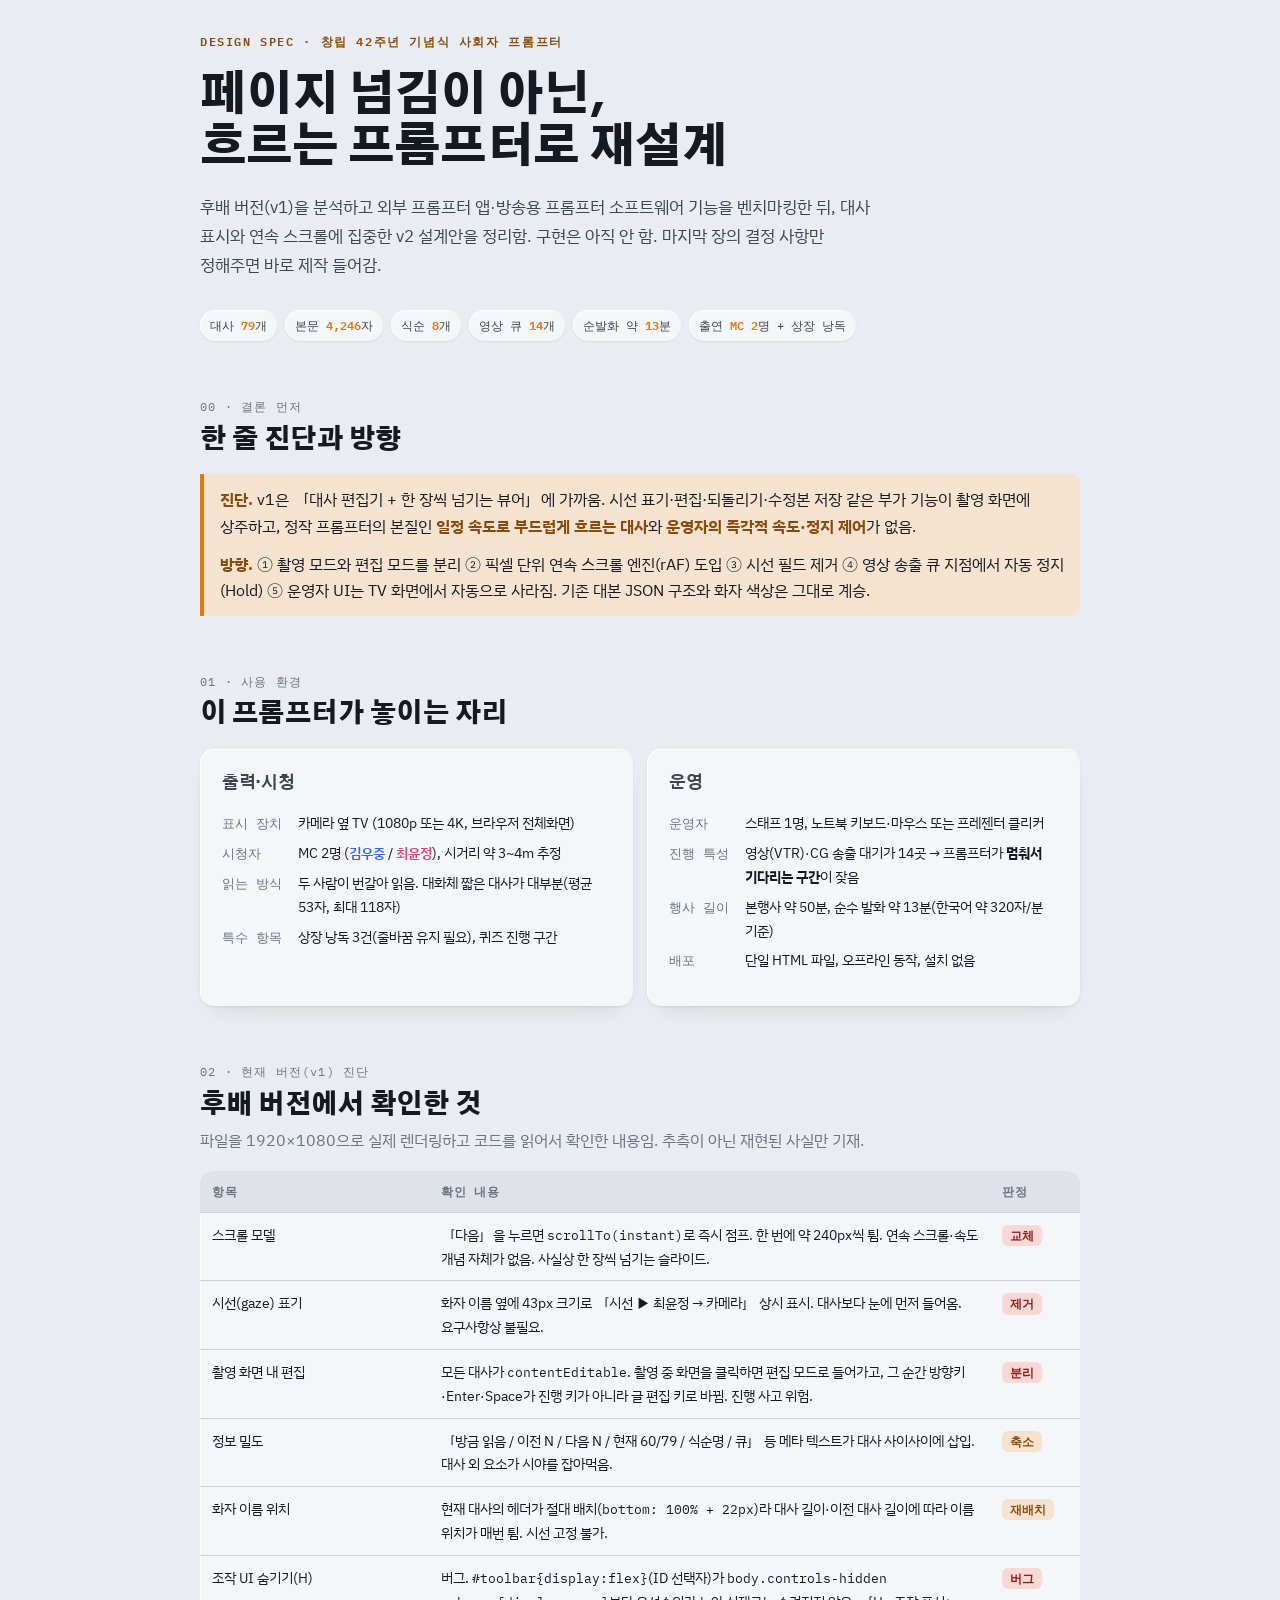
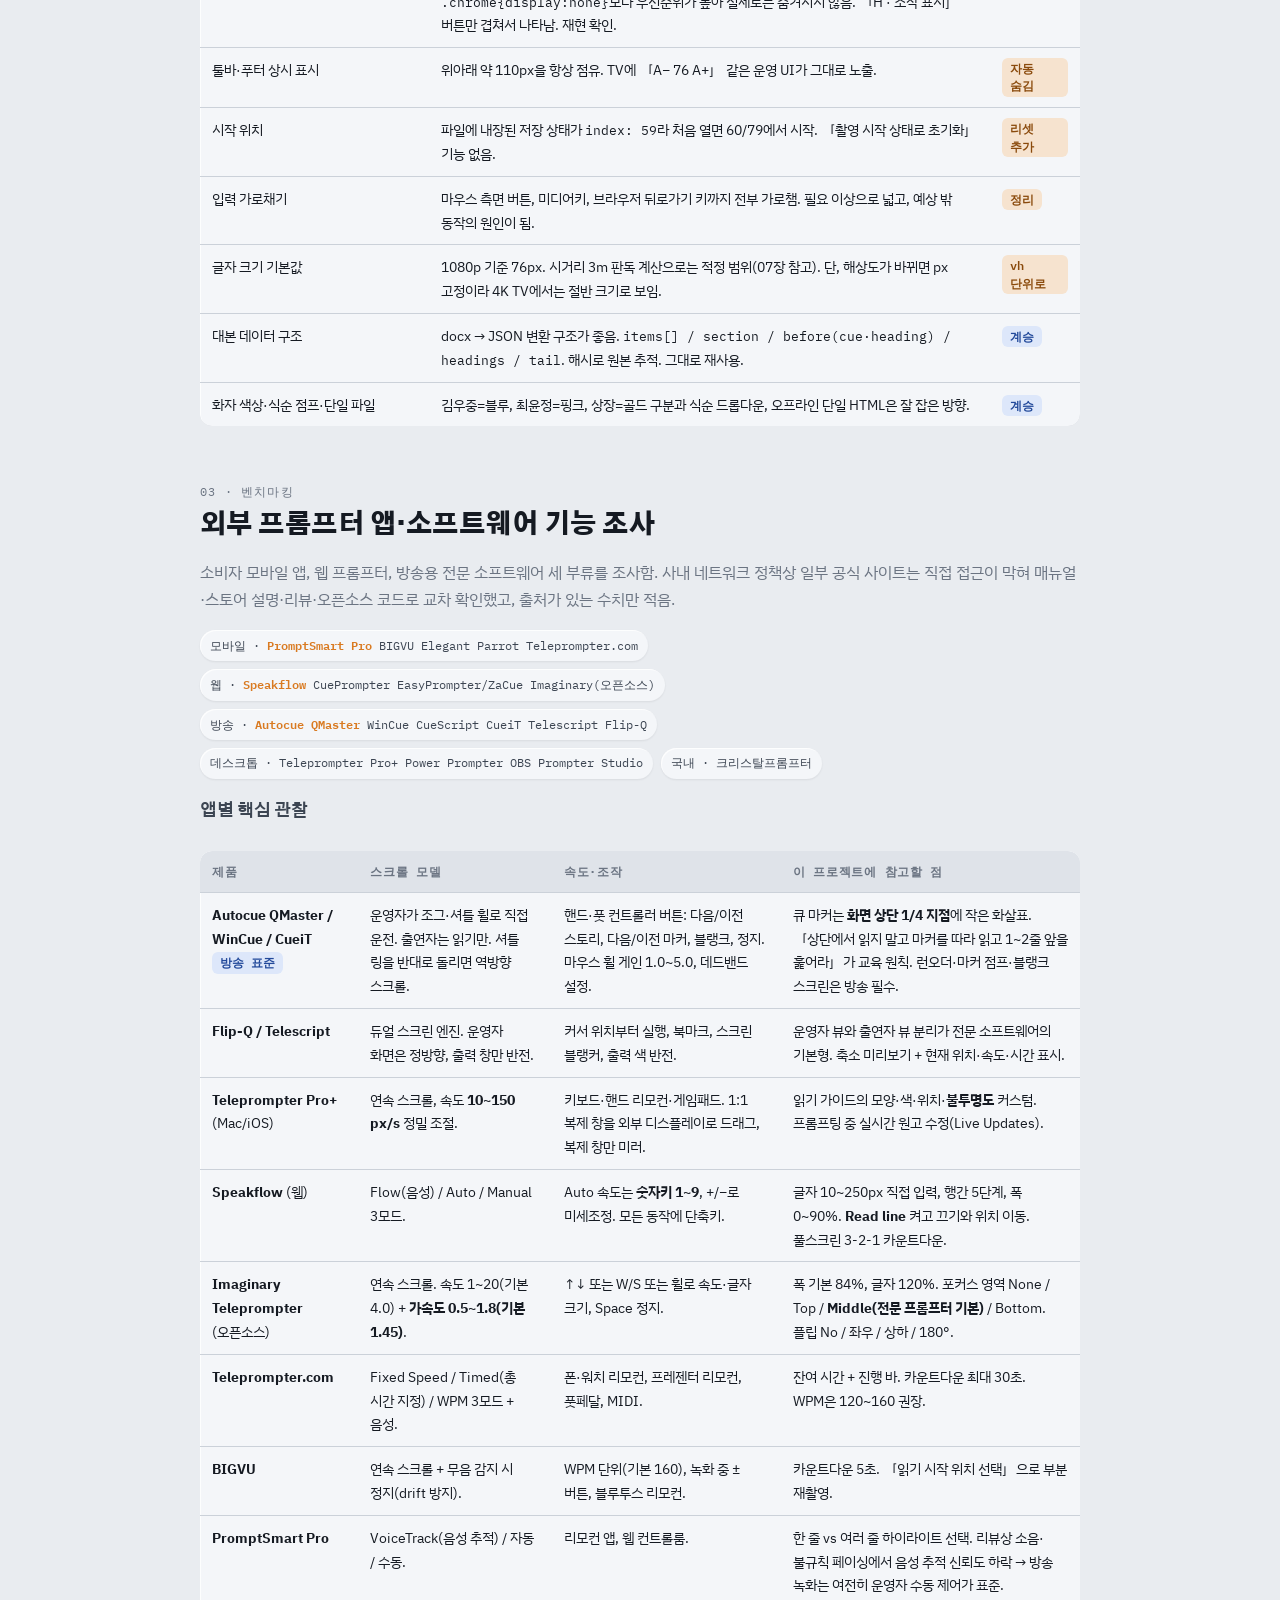
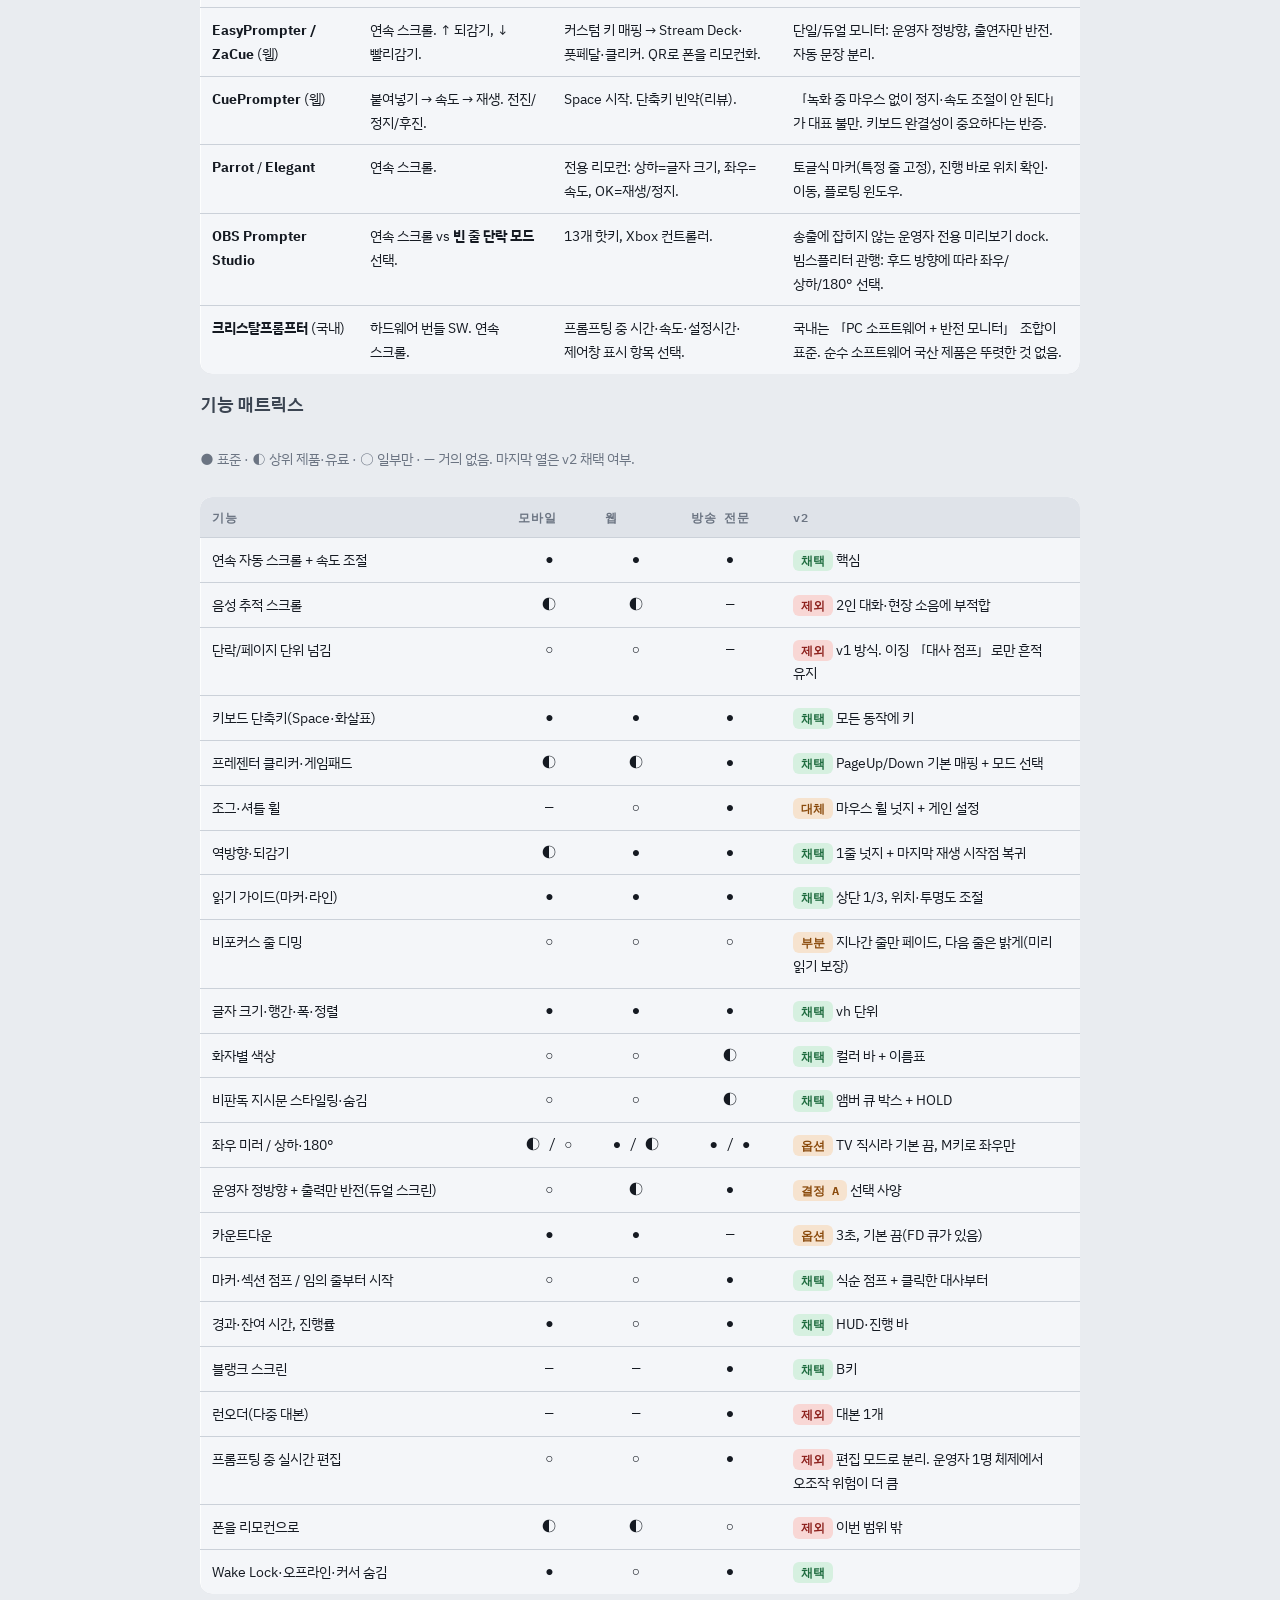
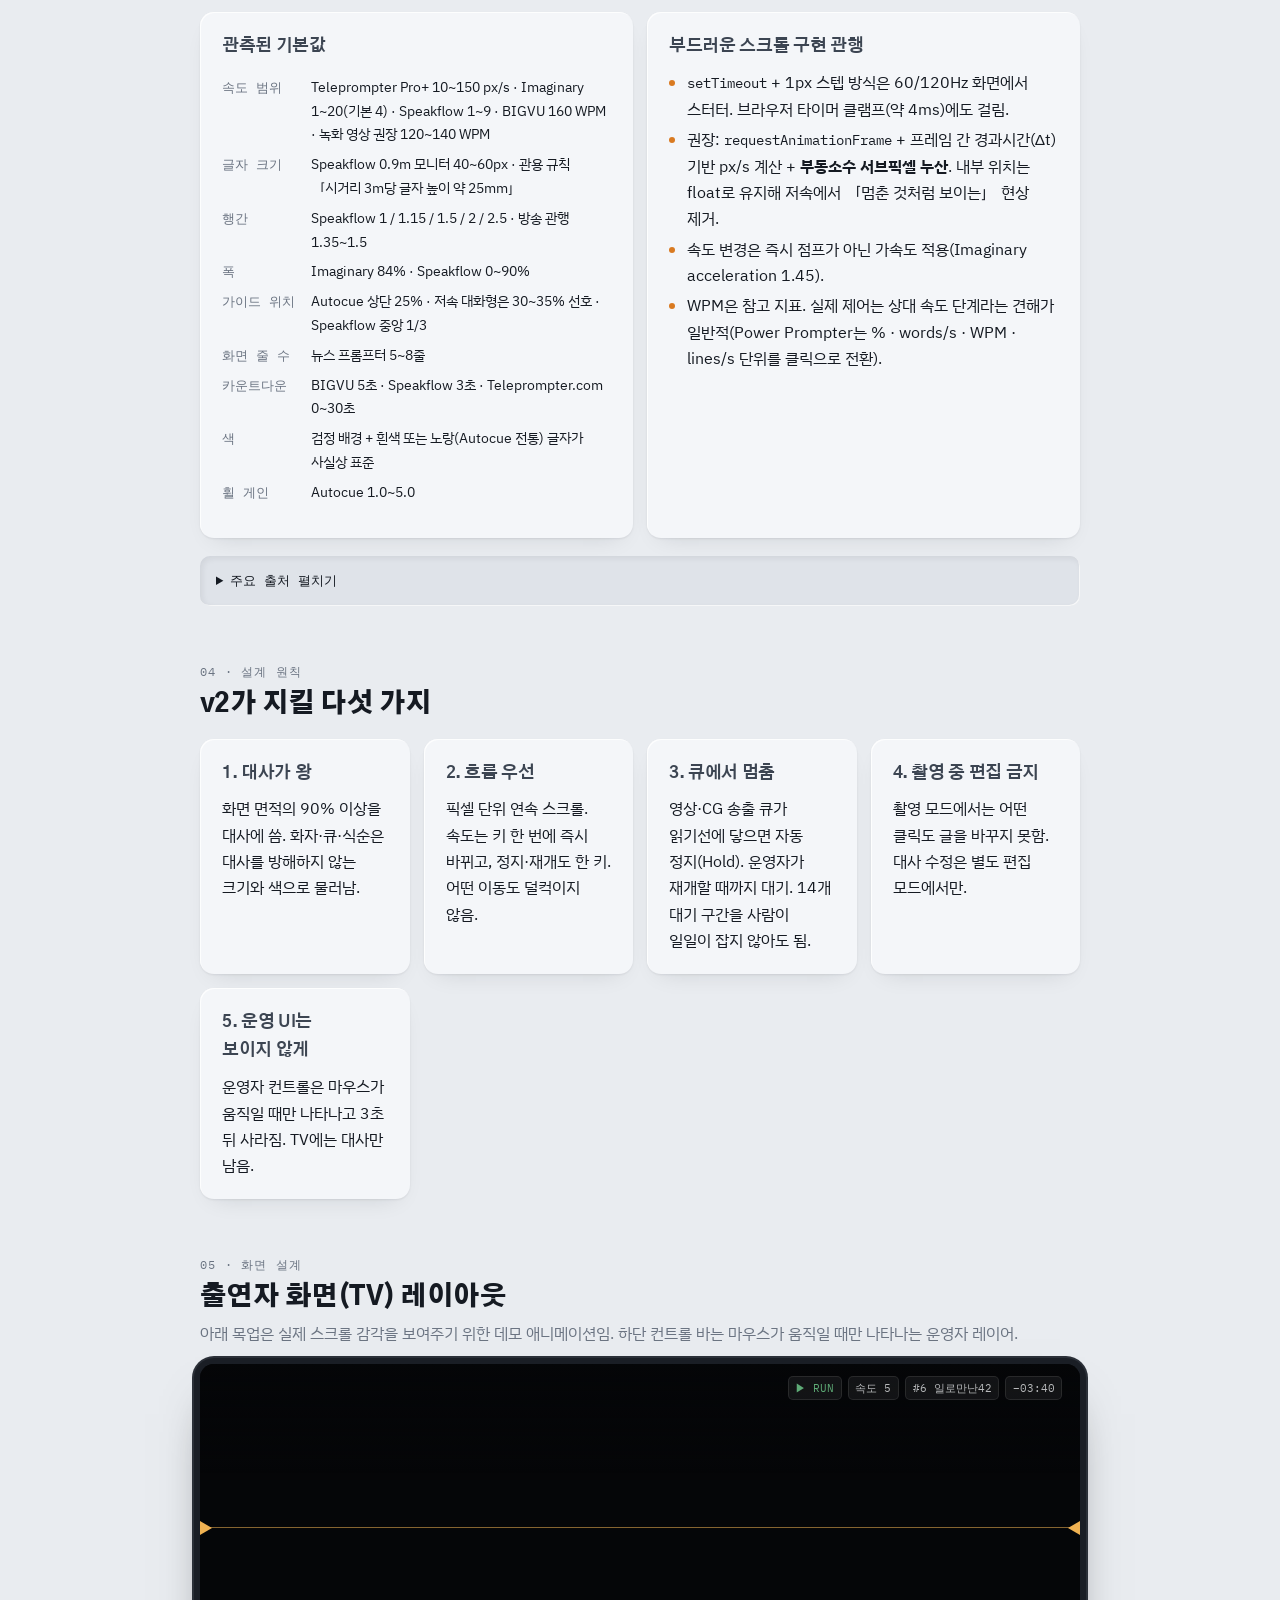
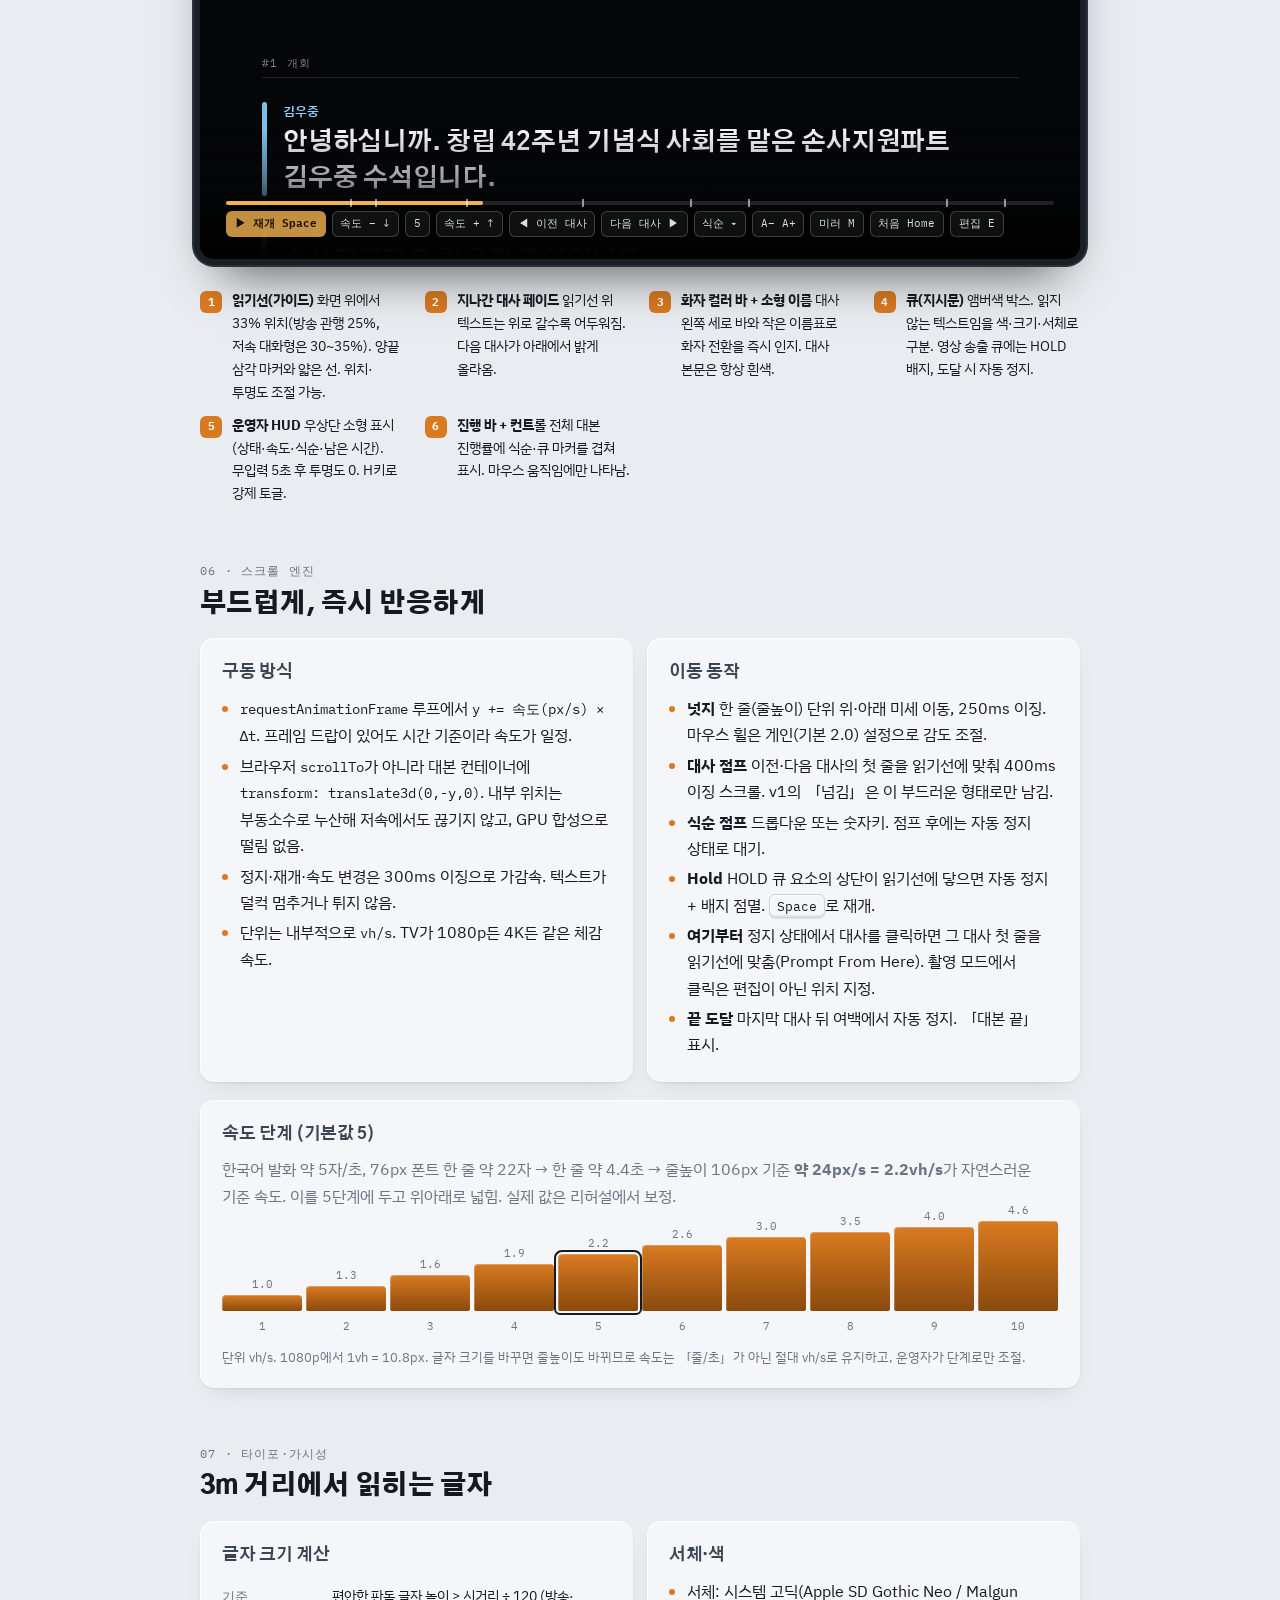
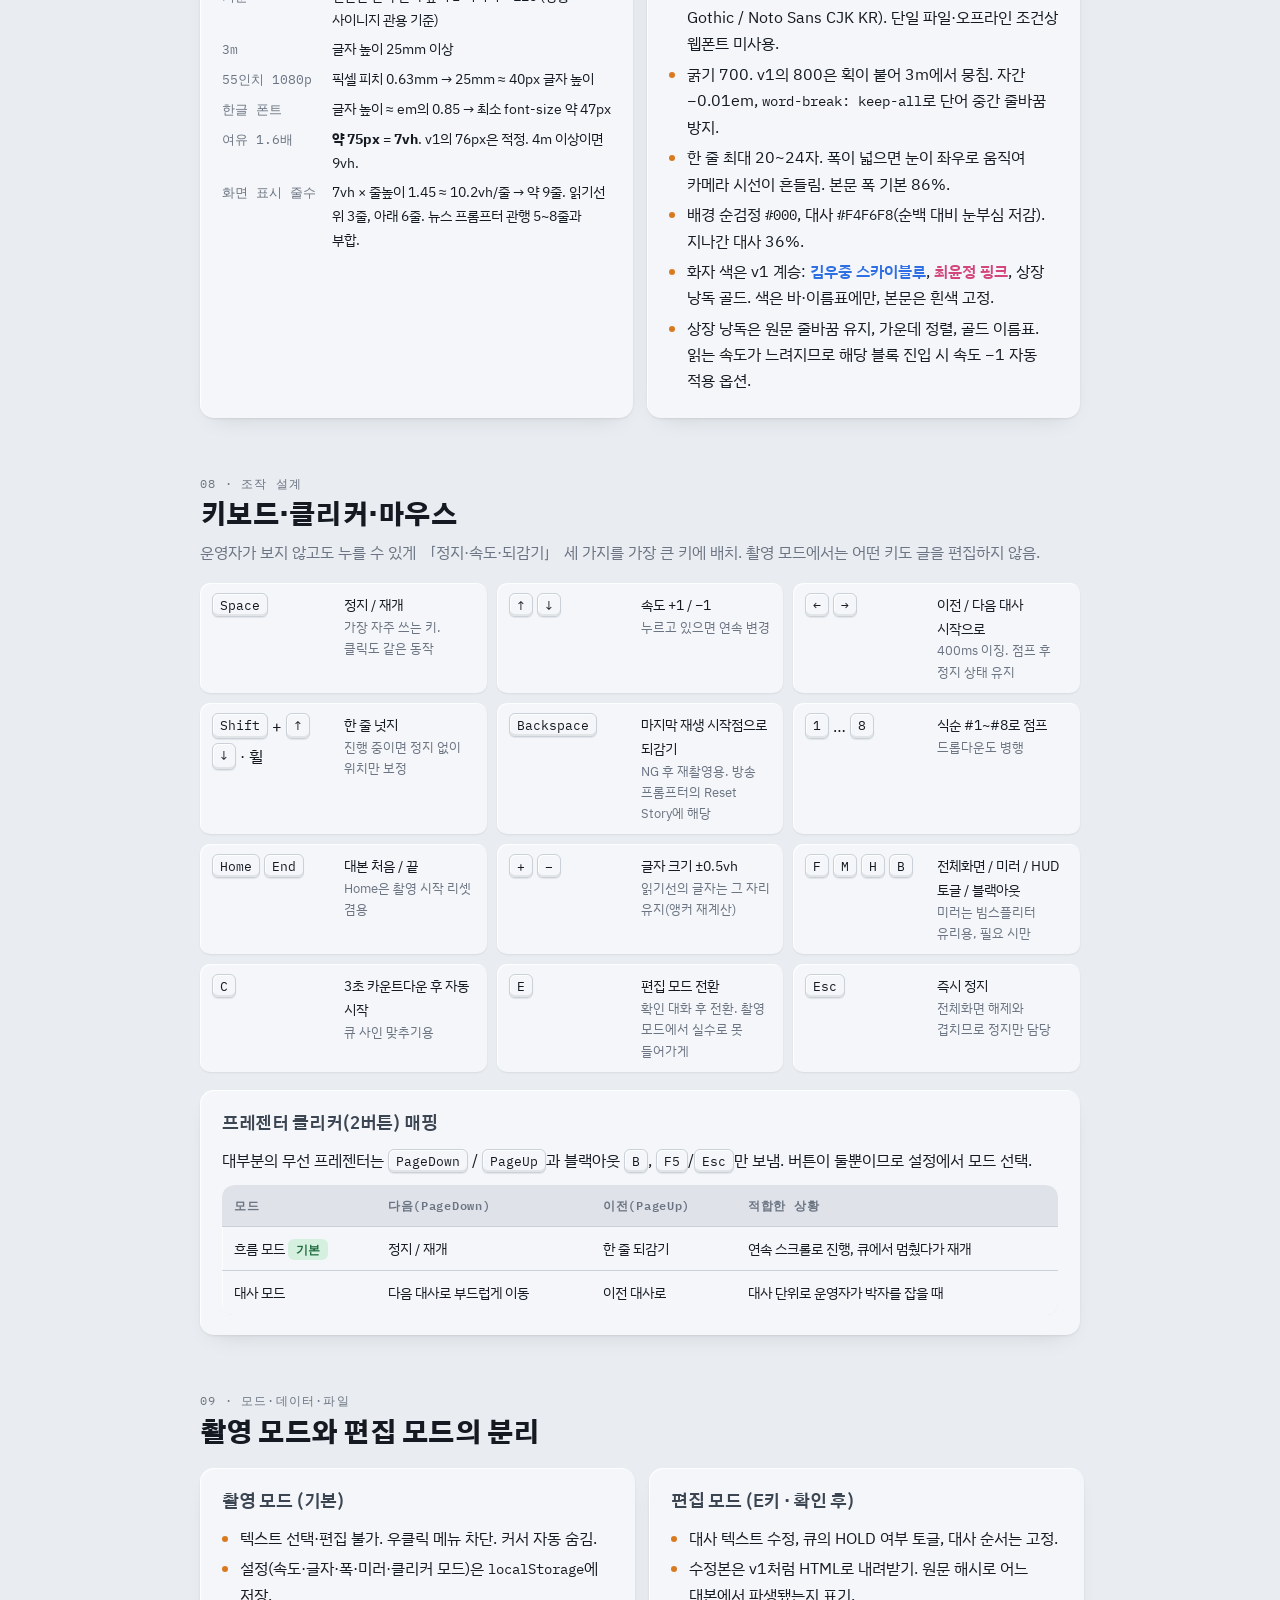
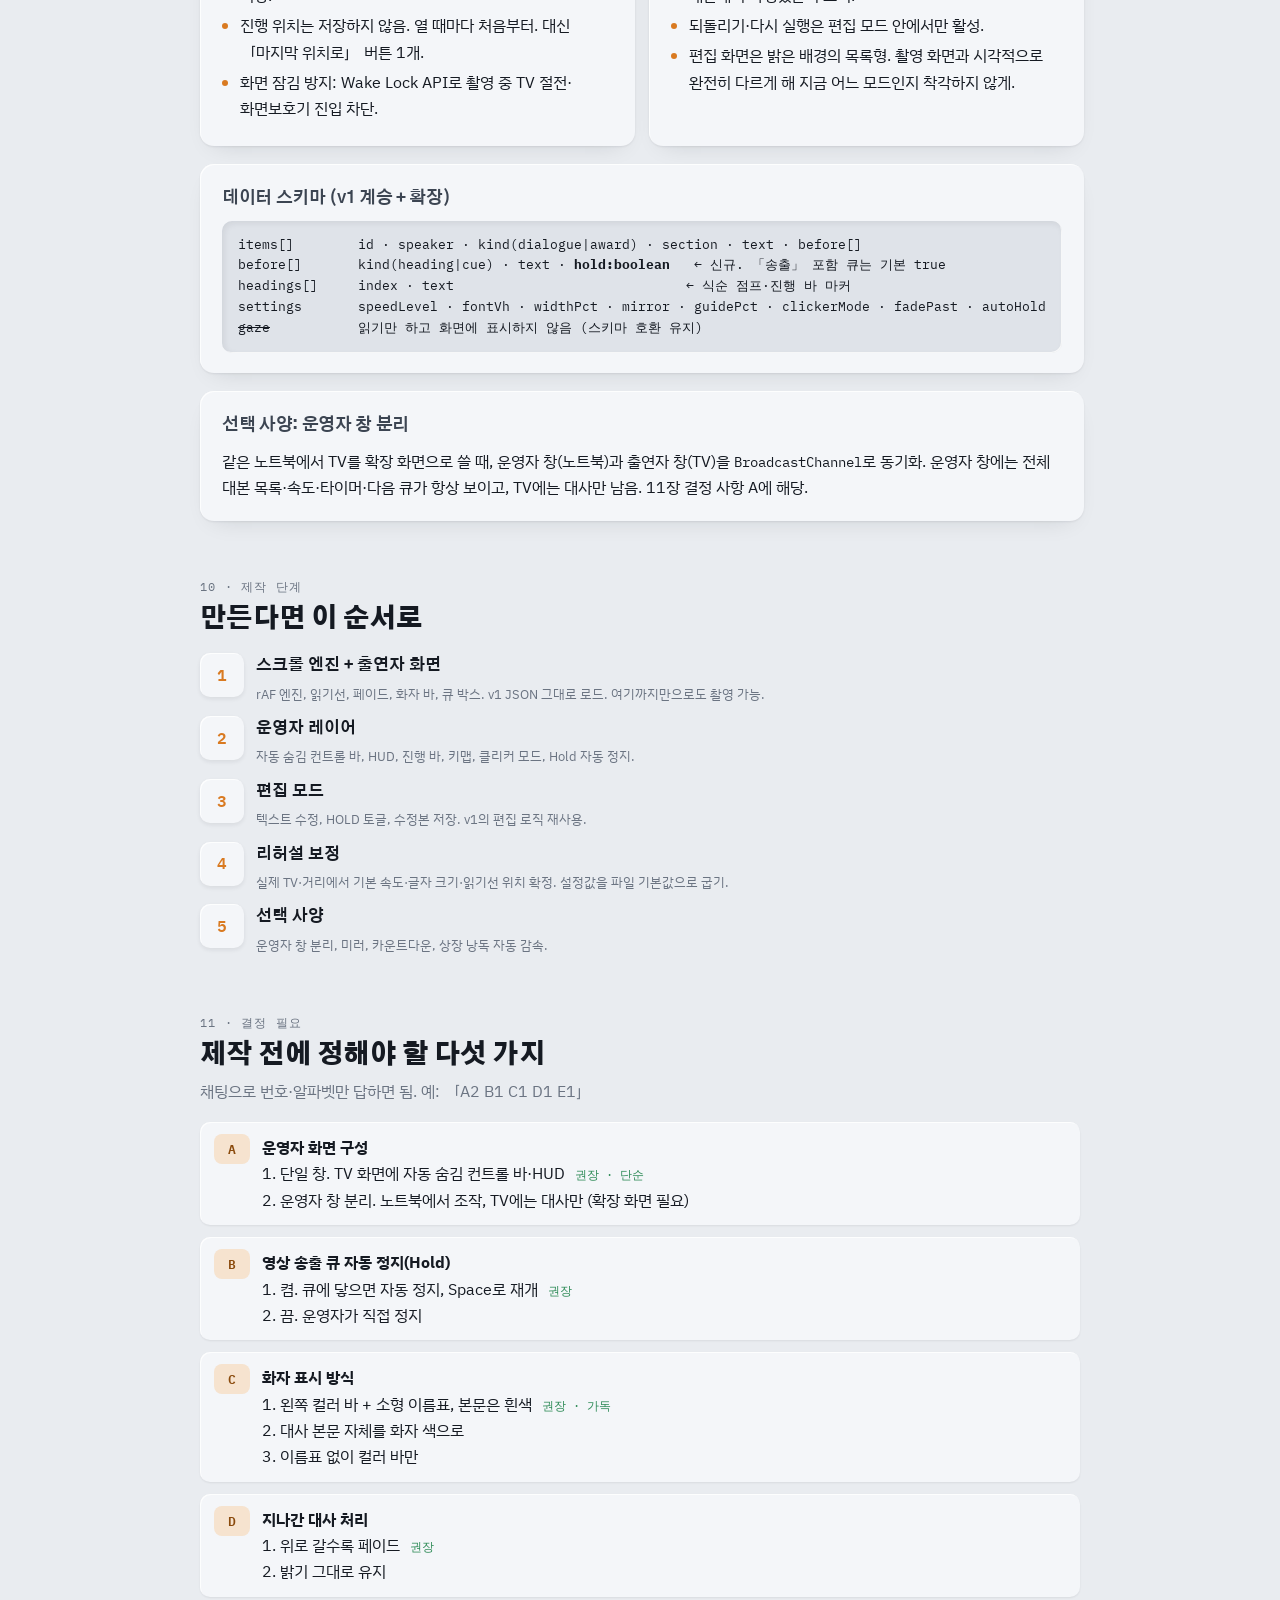
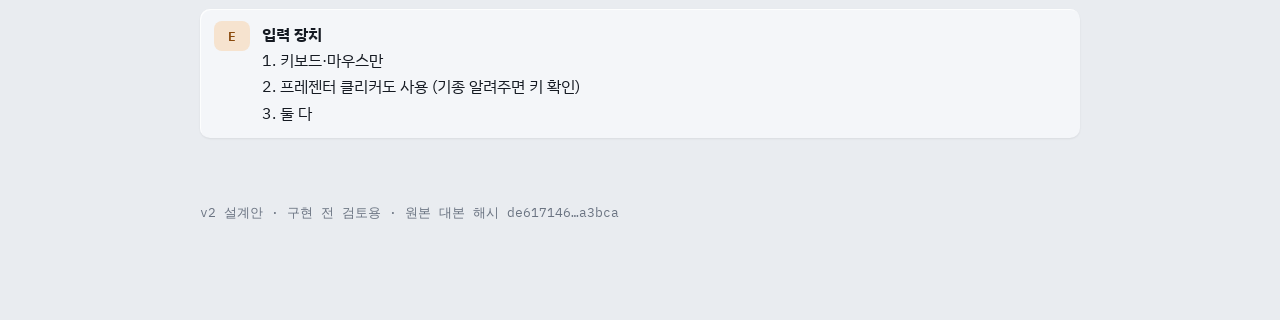
<file: docs/design.html>
<!doctype html><html lang="ko"><head><meta charset="utf-8"><meta name="viewport" content="width=device-width,initial-scale=1"></head><body>
<title>기념식 프롬프터 재설계</title>
<link rel="stylesheet" href="https://fonts.googleapis.com/css2?family=Gothic+A1:wght@500;700;900&family=IBM+Plex+Sans+KR:wght@400;500;600&family=IBM+Plex+Mono:wght@400;500;600&display=swap">
<style>
:root{
  --bg:#E9ECF0; --panel:#F4F6F9; --panel-2:#DFE3E9; --ink:#151A22; --ink-2:#3C4552; --muted:#6B7482;
  --line:#CBD1D9; --accent:#D97A21; --accent-ink:#8A4A0C; --accent-soft:#F6E3CF;
  --mcA:#2F6FE4; --mcB:#D3467C; --gold:#B8860B; --ok:#2E8B57;
  --hi:rgba(255,255,255,.85); --lo:rgba(20,26,34,.16); --lo2:rgba(20,26,34,.08);
  --tv-bg:#050608; --tv-fg:#F4F6F8; --tv-dim:rgba(244,246,248,.36); --tv-cue:#F0B252; --tv-A:#8BD1FF; --tv-B:#FFAFD3;
  --r:14px; --mono:"IBM Plex Mono",ui-monospace,SFMono-Regular,Menlo,monospace;
  --body:"IBM Plex Sans KR","Apple SD Gothic Neo","Malgun Gothic","Noto Sans KR",sans-serif;
  --disp:"Gothic A1","Apple SD Gothic Neo","Malgun Gothic","Noto Sans KR",sans-serif;
}
@media (prefers-color-scheme: dark){:root:not([data-theme="light"]){
  --bg:#0E1116; --panel:#151A21; --panel-2:#1C222B; --ink:#E7EBF1; --ink-2:#C2C9D3; --muted:#8B94A3;
  --line:#2A313C; --accent:#F0A040; --accent-ink:#F6C98A; --accent-soft:#2B2116;
  --mcA:#7FB2FF; --mcB:#FF8DBA; --gold:#E2B94B; --ok:#5CC48B;
  --hi:rgba(255,255,255,.05); --lo:rgba(0,0,0,.55); --lo2:rgba(0,0,0,.35);
}}
:root[data-theme="dark"]{
  --bg:#0E1116; --panel:#151A21; --panel-2:#1C222B; --ink:#E7EBF1; --ink-2:#C2C9D3; --muted:#8B94A3;
  --line:#2A313C; --accent:#F0A040; --accent-ink:#F6C98A; --accent-soft:#2B2116;
  --mcA:#7FB2FF; --mcB:#FF8DBA; --gold:#E2B94B; --ok:#5CC48B;
  --hi:rgba(255,255,255,.05); --lo:rgba(0,0,0,.55); --lo2:rgba(0,0,0,.35);
}
*{box-sizing:border-box}
body{margin:0;background:var(--bg);color:var(--ink);font-family:var(--body);font-size:15.5px;line-height:1.7;word-break:keep-all;overflow-wrap:anywhere;-webkit-font-smoothing:antialiased}
.wrap{max-width:960px;margin:0 auto;padding-inline:clamp(16px,4vw,40px);padding-block:32px 96px}
h1,h2,h3{font-family:var(--disp);letter-spacing:-.02em;text-wrap:balance;word-break:keep-all;margin:0}
h1{font-size:clamp(30px,5vw,46px);font-weight:900;line-height:1.15}
h2{font-size:clamp(21px,3vw,26px);font-weight:900;line-height:1.25}
h3{font-size:17px;font-weight:700;color:var(--ink-2);margin-bottom:8px}
p{margin:0 0 12px}
.eyebrow{font-family:var(--mono);font-size:11.5px;letter-spacing:.14em;text-transform:uppercase;color:var(--accent-ink);font-weight:600}
.hero{display:grid;gap:18px;margin-bottom:36px}
.hero .lede{font-size:17px;color:var(--ink-2);max-width:40em}
.meta-row{display:flex;flex-wrap:wrap;gap:8px}
.chip{font-family:var(--mono);font-size:12px;padding:5px 10px;border-radius:999px;background:var(--panel);box-shadow:inset 1px 1px 0 var(--hi),0 1px 2px var(--lo2);color:var(--ink-2)}
.chip b{color:var(--accent);font-weight:600}
/* 양각 패널 */
.card{background:var(--panel);border-radius:var(--r);padding:20px 22px;box-shadow:inset 1px 1px 0 var(--hi),0 1px 2px var(--lo2),0 10px 24px -14px var(--lo);transition:transform .25s ease,box-shadow .25s ease}
.card:hover{transform:translateY(-2px);box-shadow:inset 1px 1px 0 var(--hi),0 2px 4px var(--lo2),0 16px 32px -14px var(--lo)}
/* 음각 패널 */
.inset{background:var(--panel-2);border-radius:10px;padding:14px 16px;box-shadow:inset 2px 2px 6px var(--lo2),inset -1px -1px 0 var(--hi)}
section{margin-top:56px;display:grid;gap:18px}
section>header{display:grid;gap:6px}
.num{font-family:var(--mono);color:var(--muted);font-size:12px;letter-spacing:.1em}
.grid2{display:grid;grid-template-columns:repeat(auto-fit,minmax(260px,1fr));gap:14px}
.grid3{display:grid;grid-template-columns:repeat(auto-fit,minmax(200px,1fr));gap:14px}
ul{margin:0;padding-left:1.15em}li{margin:4px 0}
li::marker{color:var(--accent)}
.kv{display:grid;grid-template-columns:auto 1fr;gap:6px 16px;font-size:14px}
.kv dt{color:var(--muted);font-family:var(--mono);font-size:12.5px;padding-top:2px}
.kv dd{margin:0}
table{border-collapse:separate;border-spacing:0;width:100%;font-size:14px;background:var(--panel);border-radius:12px;overflow:hidden;box-shadow:inset 1px 1px 0 var(--hi),0 1px 2px var(--lo2)}
th,td{padding:10px 12px;text-align:left;vertical-align:top;border-bottom:1px solid var(--line)}
th{font-family:var(--mono);font-size:12px;letter-spacing:.06em;color:var(--muted);font-weight:600;background:var(--panel-2)}
tr:last-child td{border-bottom:0}
td.c{text-align:center;font-family:var(--mono)}
.tw{overflow-x:auto;border-radius:12px}
.tag{display:inline-block;font-family:var(--mono);font-size:11.5px;padding:2px 8px;border-radius:6px;font-weight:600;line-height:1.5}
.t-bad{background:#F8D7D5;color:#8B1E1A}.t-warn{background:var(--accent-soft);color:var(--accent-ink)}.t-ok{background:#D6F0E0;color:#1E6B3E}.t-keep{background:#DDE7FA;color:#22499A}
:root[data-theme="dark"] .t-bad,:root:not([data-theme="light"]) .t-bad{background:#3A1D1C;color:#F3A9A4}
:root[data-theme="dark"] .t-ok,:root:not([data-theme="light"]) .t-ok{background:#173226;color:#8AD9A9}
:root[data-theme="dark"] .t-keep,:root:not([data-theme="light"]) .t-keep{background:#1A2841;color:#9FBEF7}
@media (prefers-color-scheme: light){:root:not([data-theme="dark"]) .t-bad{background:#F8D7D5;color:#8B1E1A}:root:not([data-theme="dark"]) .t-ok{background:#D6F0E0;color:#1E6B3E}:root:not([data-theme="dark"]) .t-keep{background:#DDE7FA;color:#22499A}}
code,kbd{font-family:var(--mono);font-size:.9em}
kbd{display:inline-block;min-width:1.6em;text-align:center;padding:1px 7px;border-radius:6px;background:var(--panel);color:var(--ink);box-shadow:inset 0 -2px 0 var(--lo2),inset 1px 1px 0 var(--hi),0 1px 1px var(--lo2);border:1px solid var(--line);font-size:12.5px;line-height:1.6}
.callout{border-left:4px solid var(--accent);padding:12px 16px;background:var(--accent-soft);border-radius:0 10px 10px 0;color:var(--ink)}
.callout b{color:var(--accent-ink)}
.mcA{color:var(--mcA);font-weight:600}.mcB{color:var(--mcB);font-weight:600}
/* ---------- TV 목업 ---------- */
.tv{position:relative;background:var(--tv-bg);border-radius:14px;aspect-ratio:16/9;max-width:100%;overflow:hidden;box-shadow:0 0 0 6px #1a1e25,0 0 0 8px #2b3038,0 30px 50px -20px rgba(0,0,0,.7);color:var(--tv-fg);font-family:var(--disp)}
.tv .stage{position:absolute;inset:0;overflow:hidden}
.tv .guide{position:absolute;left:0;right:0;top:33%;height:0;border-top:1.5px solid rgba(240,178,82,.55);pointer-events:none;z-index:3}
.tv .guide::before{content:"";position:absolute;left:0;top:-7px;border:7px solid transparent;border-left:12px solid var(--tv-cue)}
.tv .guide::after{content:"";position:absolute;right:0;top:-7px;border:7px solid transparent;border-right:12px solid var(--tv-cue)}
.tv .fade-top{position:absolute;left:0;right:0;top:0;height:22%;background:linear-gradient(var(--tv-bg),transparent);z-index:2;pointer-events:none}
.tv .fade-bot{position:absolute;left:0;right:0;bottom:0;height:26%;background:linear-gradient(transparent,var(--tv-bg));z-index:2;pointer-events:none}
.tv .roll{position:absolute;left:7%;right:7%;top:0;will-change:transform;animation:roll 34s linear infinite;padding-top:33%}
@media (prefers-reduced-motion: reduce){.tv .roll{animation:none;transform:translateY(-14%)}}
@keyframes roll{from{transform:translateY(0)}to{transform:translateY(-62%)}}
.tv .line{display:grid;grid-template-columns:5px 1fr;gap:0 clamp(8px,1.6vw,16px);margin-bottom:clamp(10px,2.4vw,24px)}
.tv .bar{border-radius:3px;background:var(--tv-A);opacity:.9}
.tv .line.b .bar{background:var(--tv-B)}
.tv .who{font-size:clamp(7px,1.15vw,12px);font-weight:700;letter-spacing:.02em;color:var(--tv-A);margin-bottom:.2em}
.tv .line.b .who{color:var(--tv-B)}
.tv .txt{font-size:clamp(11px,2.35vw,25px);font-weight:700;line-height:1.42;letter-spacing:-.01em;word-break:keep-all}
.tv .cue{grid-column:1/-1;font-size:clamp(7px,1.15vw,12px);color:var(--tv-cue);background:rgba(240,178,82,.08);border:1px solid rgba(240,178,82,.25);border-radius:6px;padding:.35em .7em;display:flex;gap:.7em;align-items:center;font-family:var(--body)}
.tv .cue .hold{font-family:var(--mono);font-size:.85em;background:var(--tv-cue);color:#1a1200;border-radius:4px;padding:0 .45em;font-weight:700}
.tv .sec{grid-column:1/-1;font-size:clamp(7px,1.05vw,11px);color:rgba(244,246,248,.5);letter-spacing:.12em;font-family:var(--mono);border-bottom:1px solid rgba(244,246,248,.12);padding-bottom:.4em}
.tv .hud{position:absolute;right:2%;top:2.5%;z-index:4;display:flex;gap:6px;font-family:var(--mono);font-size:clamp(6px,1vw,11px);opacity:.75}
.tv .hud span{background:rgba(255,255,255,.08);border:1px solid rgba(255,255,255,.12);border-radius:5px;padding:.15em .6em}
.tv .hud .run{color:#7CE39C}
.tv .bottom{position:absolute;left:0;right:0;bottom:0;z-index:4;background:linear-gradient(transparent,rgba(0,0,0,.85));padding:clamp(8px,2vw,18px) 3% 2.5%;display:grid;gap:6px;font-family:var(--mono);font-size:clamp(6px,1vw,11px)}
.tv .prog{height:4px;border-radius:2px;background:rgba(255,255,255,.12);position:relative}
.tv .prog i{position:absolute;left:0;top:0;bottom:0;width:31%;background:var(--tv-cue);border-radius:2px}
.tv .prog b{position:absolute;top:-2px;width:2px;height:8px;background:rgba(255,255,255,.55)}
.tv .ctl{display:flex;gap:6px;flex-wrap:wrap;align-items:center;opacity:.9}
.tv .ctl span{border:1px solid rgba(255,255,255,.22);border-radius:6px;padding:.25em .7em;background:rgba(255,255,255,.06)}
.tv .ctl .pri{background:rgba(240,178,82,.9);color:#1a1200;border-color:transparent;font-weight:700}
.legend{display:grid;grid-template-columns:repeat(auto-fit,minmax(200px,1fr));gap:10px 18px;font-size:13.5px;margin-top:12px}
.legend>div{display:flex;gap:10px;align-items:flex-start}.legend>div>div{display:block}.legend i{flex:none;width:22px;height:22px;border-radius:6px;font-family:var(--mono);font-size:11px;display:grid;place-items:center;background:var(--accent);color:#fff;font-style:normal;font-weight:700;margin-top:2px}
/* 속도 도표 */
.speedbar{display:grid;grid-template-columns:repeat(10,1fr);gap:4px;align-items:end;height:90px;margin:8px 0 6px}
.speedbar div{background:linear-gradient(180deg,var(--accent),var(--accent-ink));border-radius:4px 4px 2px 2px;position:relative;box-shadow:inset 1px 1px 0 rgba(255,255,255,.25)}
.speedbar div span{position:absolute;top:-20px;left:0;right:0;text-align:center;font-family:var(--mono);font-size:11px;color:var(--muted)}
.speedbar div.def{outline:2px solid var(--ink);outline-offset:2px}
.axis{display:grid;grid-template-columns:repeat(10,1fr);gap:4px;font-family:var(--mono);font-size:11px;color:var(--muted);text-align:center}
/* 키맵 */
.keys{display:grid;grid-template-columns:repeat(auto-fit,minmax(280px,1fr));gap:10px}
.key{display:grid;grid-template-columns:120px 1fr;gap:12px;align-items:start;padding:10px 12px;border-radius:10px;background:var(--panel);box-shadow:inset 1px 1px 0 var(--hi),0 1px 2px var(--lo2)}
.key .ks{display:flex;flex-wrap:wrap;gap:4px}
.key .d{font-size:14px}.key .d small{display:block;color:var(--muted);font-size:12.5px}
/* 결정 */
.decide{display:grid;gap:12px}
.opt{display:grid;grid-template-columns:36px 1fr;gap:12px;padding:12px 14px;border-radius:10px;background:var(--panel);box-shadow:inset 1px 1px 0 var(--hi),0 1px 2px var(--lo2)}
.opt .l{font-family:var(--mono);font-weight:600;font-size:13px;color:var(--accent-ink);background:var(--accent-soft);border-radius:8px;height:30px;display:grid;place-items:center}
.opt .rec{font-size:11.5px;color:var(--ok);font-family:var(--mono);margin-left:6px}
.steps{display:grid;gap:10px;counter-reset:s}
.step{display:grid;grid-template-columns:44px 1fr;gap:12px;align-items:start}
.step::before{counter-increment:s;content:counter(s);font-family:var(--mono);font-weight:600;color:var(--accent);background:var(--panel);border-radius:10px;height:44px;display:grid;place-items:center;box-shadow:inset 1px 1px 0 var(--hi),0 2px 4px var(--lo2)}
.step b{display:block;font-family:var(--disp);font-weight:700}
.step small{color:var(--muted)}
footer{margin-top:64px;color:var(--muted);font-size:13px;font-family:var(--mono)}
@media (max-width:560px){.key{grid-template-columns:1fr}.kv{grid-template-columns:1fr}}
</style>

<div class="wrap">
<header class="hero">
  <div class="eyebrow">Design Spec · 창립 42주년 기념식 사회자 프롬프터</div>
  <h1>페이지 넘김이 아닌, 흐르는 프롬프터로 재설계</h1>
  <p class="lede">후배 버전(v1)을 분석하고 외부 프롬프터 앱·방송용 프롬프터 소프트웨어 기능을 벤치마킹한 뒤, 대사 표시와 연속 스크롤에 집중한 v2 설계안을 정리함. 구현은 아직 안 함. 마지막 장의 결정 사항만 정해주면 바로 제작 들어감.</p>
  <div class="meta-row">
    <span class="chip">대사 <b>79</b>개</span><span class="chip">본문 <b>4,246</b>자</span><span class="chip">식순 <b>8</b>개</span><span class="chip">영상 큐 <b>14</b>개</span><span class="chip">순발화 약 <b>13</b>분</span><span class="chip">출연 <b>MC 2</b>명 + 상장 낭독</span>
  </div>
</header>

<!-- 0 -->
<section>
  <header><div class="num">00 · 결론 먼저</div><h2>한 줄 진단과 방향</h2></header>
  <div class="callout">
    <p><b>진단.</b> v1은 「대사 편집기 + 한 장씩 넘기는 뷰어」에 가까움. 시선 표기·편집·되돌리기·수정본 저장 같은 부가 기능이 촬영 화면에 상주하고, 정작 프롬프터의 본질인 <b>일정 속도로 부드럽게 흐르는 대사</b>와 <b>운영자의 즉각적 속도·정지 제어</b>가 없음.</p>
    <p style="margin:0"><b>방향.</b> ① 촬영 모드와 편집 모드를 분리 ② 픽셀 단위 연속 스크롤 엔진(rAF) 도입 ③ 시선 필드 제거 ④ 영상 송출 큐 지점에서 자동 정지(Hold) ⑤ 운영자 UI는 TV 화면에서 자동으로 사라짐. 기존 대본 JSON 구조와 화자 색상은 그대로 계승.</p>
  </div>
</section>

<!-- 1 -->
<section>
  <header><div class="num">01 · 사용 환경</div><h2>이 프롬프터가 놓이는 자리</h2></header>
  <div class="grid2">
    <div class="card"><h3>출력·시청</h3>
      <dl class="kv">
        <dt>표시 장치</dt><dd>카메라 옆 TV (1080p 또는 4K, 브라우저 전체화면)</dd>
        <dt>시청자</dt><dd>MC 2명 (<span class="mcA">김우중</span> / <span class="mcB">최윤정</span>), 시거리 약 3~4m 추정</dd>
        <dt>읽는 방식</dt><dd>두 사람이 번갈아 읽음. 대화체 짧은 대사가 대부분(평균 53자, 최대 118자)</dd>
        <dt>특수 항목</dt><dd>상장 낭독 3건(줄바꿈 유지 필요), 퀴즈 진행 구간</dd>
      </dl>
    </div>
    <div class="card"><h3>운영</h3>
      <dl class="kv">
        <dt>운영자</dt><dd>스태프 1명, 노트북 키보드·마우스 또는 프레젠터 클리커</dd>
        <dt>진행 특성</dt><dd>영상(VTR)·CG 송출 대기가 14곳 → 프롬프터가 <b>멈춰서 기다리는 구간</b>이 잦음</dd>
        <dt>행사 길이</dt><dd>본행사 약 50분, 순수 발화 약 13분(한국어 약 320자/분 기준)</dd>
        <dt>배포</dt><dd>단일 HTML 파일, 오프라인 동작, 설치 없음</dd>
      </dl>
    </div>
  </div>
</section>

<!-- 2 -->
<section>
  <header><div class="num">02 · 현재 버전(v1) 진단</div><h2>후배 버전에서 확인한 것</h2>
  <p style="color:var(--muted);margin:0">파일을 1920×1080으로 실제 렌더링하고 코드를 읽어서 확인한 내용임. 추측이 아닌 재현된 사실만 기재.</p></header>
  <div class="tw"><table>
    <thead><tr><th style="width:26%">항목</th><th>확인 내용</th><th style="width:90px">판정</th></tr></thead>
    <tbody>
      <tr><td>스크롤 모델</td><td>「다음」을 누르면 <code>scrollTo(instant)</code>로 즉시 점프. 한 번에 약 240px씩 튐. 연속 스크롤·속도 개념 자체가 없음. 사실상 한 장씩 넘기는 슬라이드.</td><td><span class="tag t-bad">교체</span></td></tr>
      <tr><td>시선(gaze) 표기</td><td>화자 이름 옆에 43px 크기로 「시선 ▶ 최윤정 → 카메라」 상시 표시. 대사보다 눈에 먼저 들어옴. 요구사항상 불필요.</td><td><span class="tag t-bad">제거</span></td></tr>
      <tr><td>촬영 화면 내 편집</td><td>모든 대사가 <code>contentEditable</code>. 촬영 중 화면을 클릭하면 편집 모드로 들어가고, 그 순간 방향키·Enter·Space가 진행 키가 아니라 글 편집 키로 바뀜. 진행 사고 위험.</td><td><span class="tag t-bad">분리</span></td></tr>
      <tr><td>정보 밀도</td><td>「방금 읽음 / 이전 N / 다음 N / 현재 60/79 / 식순명 / 큐」 등 메타 텍스트가 대사 사이사이에 삽입. 대사 외 요소가 시야를 잡아먹음.</td><td><span class="tag t-warn">축소</span></td></tr>
      <tr><td>화자 이름 위치</td><td>현재 대사의 헤더가 절대 배치(<code>bottom: 100% + 22px</code>)라 대사 길이·이전 대사 길이에 따라 이름 위치가 매번 튐. 시선 고정 불가.</td><td><span class="tag t-warn">재배치</span></td></tr>
      <tr><td>조작 UI 숨기기(H)</td><td>버그. <code>#toolbar{display:flex}</code>(ID 선택자)가 <code>body.controls-hidden .chrome{display:none}</code>보다 우선순위가 높아 실제로는 숨겨지지 않음. 「H · 조작 표시」 버튼만 겹쳐서 나타남. 재현 확인.</td><td><span class="tag t-bad">버그</span></td></tr>
      <tr><td>툴바·푸터 상시 표시</td><td>위아래 약 110px을 항상 점유. TV에 「A− 76 A+」 같은 운영 UI가 그대로 노출.</td><td><span class="tag t-warn">자동 숨김</span></td></tr>
      <tr><td>시작 위치</td><td>파일에 내장된 저장 상태가 <code>index: 59</code>라 처음 열면 60/79에서 시작. 「촬영 시작 상태로 초기화」 기능 없음.</td><td><span class="tag t-warn">리셋 추가</span></td></tr>
      <tr><td>입력 가로채기</td><td>마우스 측면 버튼, 미디어키, 브라우저 뒤로가기 키까지 전부 가로챔. 필요 이상으로 넓고, 예상 밖 동작의 원인이 됨.</td><td><span class="tag t-warn">정리</span></td></tr>
      <tr><td>글자 크기 기본값</td><td>1080p 기준 76px. 시거리 3m 판독 계산으로는 적정 범위(07장 참고). 단, 해상도가 바뀌면 px 고정이라 4K TV에서는 절반 크기로 보임.</td><td><span class="tag t-warn">vh 단위로</span></td></tr>
      <tr><td>대본 데이터 구조</td><td>docx → JSON 변환 구조가 좋음. <code>items[] / section / before(cue·heading) / headings / tail</code>. 해시로 원본 추적. 그대로 재사용.</td><td><span class="tag t-keep">계승</span></td></tr>
      <tr><td>화자 색상·식순 점프·단일 파일</td><td>김우중=블루, 최윤정=핑크, 상장=골드 구분과 식순 드롭다운, 오프라인 단일 HTML은 잘 잡은 방향.</td><td><span class="tag t-keep">계승</span></td></tr>
    </tbody>
  </table></div>
</section>

<!-- 3 -->
<section id="bench">
  <header><div class="num">03 · 벤치마킹</div><h2>외부 프롬프터 앱·소프트웨어 기능 조사</h2></header>
    <p style="color:var(--muted);margin:0">소비자 모바일 앱, 웹 프롬프터, 방송용 전문 소프트웨어 세 부류를 조사함. 사내 네트워크 정책상 일부 공식 사이트는 직접 접근이 막혀 매뉴얼·스토어 설명·리뷰·오픈소스 코드로 교차 확인했고, 출처가 있는 수치만 적음.</p>
  <div class="meta-row">
    <span class="chip">모바일 · <b>PromptSmart Pro</b> BIGVU Elegant Parrot Teleprompter.com</span>
    <span class="chip">웹 · <b>Speakflow</b> CuePrompter EasyPrompter/ZaCue Imaginary(오픈소스)</span>
    <span class="chip">방송 · <b>Autocue QMaster</b> WinCue CueScript CueiT Telescript Flip-Q</span>
    <span class="chip">데스크톱 · Teleprompter Pro+ Power Prompter OBS Prompter Studio</span>
    <span class="chip">국내 · 크리스탈프롬프터</span>
  </div>

  <h3>앱별 핵심 관찰</h3>
  <div class="tw"><table>
    <thead><tr><th style="width:18%">제품</th><th style="width:22%">스크롤 모델</th><th style="width:26%">속도·조작</th><th>이 프로젝트에 참고할 점</th></tr></thead>
    <tbody>
      <tr><td><b>Autocue QMaster / WinCue / CueiT</b><br><span class="tag t-keep">방송 표준</span></td><td>운영자가 조그·셔틀 휠로 직접 운전. 출연자는 읽기만. 셔틀 링을 반대로 돌리면 역방향 스크롤.</td><td>핸드·풋 컨트롤러 버튼: 다음/이전 스토리, 다음/이전 마커, 블랭크, 정지. 마우스 휠 게인 1.0~5.0, 데드밴드 설정.</td><td>큐 마커는 <b>화면 상단 1/4 지점</b>에 작은 화살표. 「상단에서 읽지 말고 마커를 따라 읽고 1~2줄 앞을 훑어라」가 교육 원칙. 런오더·마커 점프·블랭크 스크린은 방송 필수.</td></tr>
      <tr><td><b>Flip-Q / Telescript</b></td><td>듀얼 스크린 엔진. 운영자 화면은 정방향, 출력 창만 반전.</td><td>커서 위치부터 실행, 북마크, 스크린 블랭커, 출력 색 반전.</td><td>운영자 뷰와 출연자 뷰 분리가 전문 소프트웨어의 기본형. 축소 미리보기 + 현재 위치·속도·시간 표시.</td></tr>
      <tr><td><b>Teleprompter Pro+</b> (Mac/iOS)</td><td>연속 스크롤, 속도 <b>10~150 px/s</b> 정밀 조절.</td><td>키보드·핸드 리모컨·게임패드. 1:1 복제 창을 외부 디스플레이로 드래그, 복제 창만 미러.</td><td>읽기 가이드의 모양·색·위치·<b>불투명도</b> 커스텀. 프롬프팅 중 실시간 원고 수정(Live Updates).</td></tr>
      <tr><td><b>Speakflow</b> (웹)</td><td>Flow(음성) / Auto / Manual 3모드.</td><td>Auto 속도는 <b>숫자키 1~9</b>, +/−로 미세조정. 모든 동작에 단축키.</td><td>글자 10~250px 직접 입력, 행간 5단계, 폭 0~90%. <b>Read line</b> 켜고 끄기와 위치 이동. 풀스크린 3-2-1 카운트다운.</td></tr>
      <tr><td><b>Imaginary Teleprompter</b> (오픈소스)</td><td>연속 스크롤. 속도 1~20(기본 4.0) + <b>가속도 0.5~1.8(기본 1.45)</b>.</td><td>↑↓ 또는 W/S 또는 휠로 속도·글자 크기, Space 정지.</td><td>폭 기본 84%, 글자 120%. 포커스 영역 None / Top / <b>Middle(전문 프롬프터 기본)</b> / Bottom. 플립 No / 좌우 / 상하 / 180°.</td></tr>
      <tr><td><b>Teleprompter.com</b></td><td>Fixed Speed / Timed(총 시간 지정) / WPM 3모드 + 음성.</td><td>폰·워치 리모컨, 프레젠터 리모컨, 풋페달, MIDI.</td><td>잔여 시간 + 진행 바. 카운트다운 최대 30초. WPM은 120~160 권장.</td></tr>
      <tr><td><b>BIGVU</b></td><td>연속 스크롤 + 무음 감지 시 정지(drift 방지).</td><td>WPM 단위(기본 160), 녹화 중 ± 버튼, 블루투스 리모컨.</td><td>카운트다운 5초. 「읽기 시작 위치 선택」으로 부분 재촬영.</td></tr>
      <tr><td><b>PromptSmart Pro</b></td><td>VoiceTrack(음성 추적) / 자동 / 수동.</td><td>리모컨 앱, 웹 컨트롤룸.</td><td>한 줄 vs 여러 줄 하이라이트 선택. 리뷰상 소음·불규칙 페이싱에서 음성 추적 신뢰도 하락 → 방송 녹화는 여전히 운영자 수동 제어가 표준.</td></tr>
      <tr><td><b>EasyPrompter / ZaCue</b> (웹)</td><td>연속 스크롤. ↑ 되감기, ↓ 빨리감기.</td><td>커스텀 키 매핑 → Stream Deck·풋페달·클리커. QR로 폰을 리모컨화.</td><td>단일/듀얼 모니터: 운영자 정방향, 출연자만 반전. 자동 문장 분리.</td></tr>
      <tr><td><b>CuePrompter</b> (웹)</td><td>붙여넣기 → 속도 → 재생. 전진/정지/후진.</td><td>Space 시작. 단축키 빈약(리뷰).</td><td>「녹화 중 마우스 없이 정지·속도 조절이 안 된다」가 대표 불만. 키보드 완결성이 중요하다는 반증.</td></tr>
      <tr><td><b>Parrot</b> / <b>Elegant</b></td><td>연속 스크롤.</td><td>전용 리모컨: 상하=글자 크기, 좌우=속도, OK=재생/정지.</td><td>토글식 마커(특정 줄 고정), 진행 바로 위치 확인·이동, 플로팅 윈도우.</td></tr>
      <tr><td><b>OBS Prompter Studio</b></td><td>연속 스크롤 vs <b>빈 줄 단락 모드</b> 선택.</td><td>13개 핫키, Xbox 컨트롤러.</td><td>송출에 잡히지 않는 운영자 전용 미리보기 dock. 빔스플리터 관행: 후드 방향에 따라 좌우/상하/180° 선택.</td></tr>
      <tr><td><b>크리스탈프롬프터</b> (국내)</td><td>하드웨어 번들 SW. 연속 스크롤.</td><td>프롬프팅 중 시간·속도·설정시간·제어창 표시 항목 선택.</td><td>국내는 「PC 소프트웨어 + 반전 모니터」 조합이 표준. 순수 소프트웨어 국산 제품은 뚜렷한 것 없음.</td></tr>
    </tbody>
  </table></div>

  <h3>기능 매트릭스</h3>
  <p style="color:var(--muted);margin:0 0 8px;font-size:14px">● 표준 · ◐ 상위 제품·유료 · ○ 일부만 · — 거의 없음. 마지막 열은 v2 채택 여부.</p>
  <div class="tw"><table>
    <thead><tr><th>기능</th><th class="c">모바일</th><th class="c">웹</th><th class="c">방송 전문</th><th style="width:34%">v2</th></tr></thead>
    <tbody>
      <tr><td>연속 자동 스크롤 + 속도 조절</td><td class="c">●</td><td class="c">●</td><td class="c">●</td><td><span class="tag t-ok">채택</span> 핵심</td></tr>
      <tr><td>음성 추적 스크롤</td><td class="c">◐</td><td class="c">◐</td><td class="c">—</td><td><span class="tag t-bad">제외</span> 2인 대화·현장 소음에 부적합</td></tr>
      <tr><td>단락/페이지 단위 넘김</td><td class="c">○</td><td class="c">○</td><td class="c">—</td><td><span class="tag t-bad">제외</span> v1 방식. 이징 「대사 점프」로만 흔적 유지</td></tr>
      <tr><td>키보드 단축키(Space·화살표)</td><td class="c">●</td><td class="c">●</td><td class="c">●</td><td><span class="tag t-ok">채택</span> 모든 동작에 키</td></tr>
      <tr><td>프레젠터 클리커·게임패드</td><td class="c">◐</td><td class="c">◐</td><td class="c">●</td><td><span class="tag t-ok">채택</span> PageUp/Down 기본 매핑 + 모드 선택</td></tr>
      <tr><td>조그·셔틀 휠</td><td class="c">—</td><td class="c">○</td><td class="c">●</td><td><span class="tag t-warn">대체</span> 마우스 휠 넛지 + 게인 설정</td></tr>
      <tr><td>역방향·되감기</td><td class="c">◐</td><td class="c">●</td><td class="c">●</td><td><span class="tag t-ok">채택</span> 1줄 넛지 + 마지막 재생 시작점 복귀</td></tr>
      <tr><td>읽기 가이드(마커·라인)</td><td class="c">●</td><td class="c">●</td><td class="c">●</td><td><span class="tag t-ok">채택</span> 상단 1/3, 위치·투명도 조절</td></tr>
      <tr><td>비포커스 줄 디밍</td><td class="c">○</td><td class="c">○</td><td class="c">○</td><td><span class="tag t-warn">부분</span> 지나간 줄만 페이드, 다음 줄은 밝게(미리 읽기 보장)</td></tr>
      <tr><td>글자 크기·행간·폭·정렬</td><td class="c">●</td><td class="c">●</td><td class="c">●</td><td><span class="tag t-ok">채택</span> vh 단위</td></tr>
      <tr><td>화자별 색상</td><td class="c">○</td><td class="c">○</td><td class="c">◐</td><td><span class="tag t-ok">채택</span> 컬러 바 + 이름표</td></tr>
      <tr><td>비판독 지시문 스타일링·숨김</td><td class="c">○</td><td class="c">○</td><td class="c">◐</td><td><span class="tag t-ok">채택</span> 앰버 큐 박스 + HOLD</td></tr>
      <tr><td>좌우 미러 / 상하·180°</td><td class="c">◐ / ○</td><td class="c">● / ◐</td><td class="c">● / ●</td><td><span class="tag t-warn">옵션</span> TV 직시라 기본 끔, M키로 좌우만</td></tr>
      <tr><td>운영자 정방향 + 출력만 반전(듀얼 스크린)</td><td class="c">○</td><td class="c">◐</td><td class="c">●</td><td><span class="tag t-warn">결정 A</span> 선택 사양</td></tr>
      <tr><td>카운트다운</td><td class="c">●</td><td class="c">●</td><td class="c">—</td><td><span class="tag t-warn">옵션</span> 3초, 기본 끔(FD 큐가 있음)</td></tr>
      <tr><td>마커·섹션 점프 / 임의 줄부터 시작</td><td class="c">○</td><td class="c">○</td><td class="c">●</td><td><span class="tag t-ok">채택</span> 식순 점프 + 클릭한 대사부터</td></tr>
      <tr><td>경과·잔여 시간, 진행률</td><td class="c">●</td><td class="c">○</td><td class="c">●</td><td><span class="tag t-ok">채택</span> HUD·진행 바</td></tr>
      <tr><td>블랭크 스크린</td><td class="c">—</td><td class="c">—</td><td class="c">●</td><td><span class="tag t-ok">채택</span> B키</td></tr>
      <tr><td>런오더(다중 대본)</td><td class="c">—</td><td class="c">—</td><td class="c">●</td><td><span class="tag t-bad">제외</span> 대본 1개</td></tr>
      <tr><td>프롬프팅 중 실시간 편집</td><td class="c">○</td><td class="c">○</td><td class="c">●</td><td><span class="tag t-bad">제외</span> 편집 모드로 분리. 운영자 1명 체제에서 오조작 위험이 더 큼</td></tr>
      <tr><td>폰을 리모컨으로</td><td class="c">◐</td><td class="c">◐</td><td class="c">○</td><td><span class="tag t-bad">제외</span> 이번 범위 밖</td></tr>
      <tr><td>Wake Lock·오프라인·커서 숨김</td><td class="c">●</td><td class="c">○</td><td class="c">●</td><td><span class="tag t-ok">채택</span></td></tr>
    </tbody>
  </table></div>

  <div class="grid2">
    <div class="card"><h3>관측된 기본값</h3>
      <dl class="kv">
        <dt>속도 범위</dt><dd>Teleprompter Pro+ 10~150 px/s · Imaginary 1~20(기본 4) · Speakflow 1~9 · BIGVU 160 WPM · 녹화 영상 권장 120~140 WPM</dd>
        <dt>글자 크기</dt><dd>Speakflow 0.9m 모니터 40~60px · 관용 규칙 「시거리 3m당 글자 높이 약 25mm」</dd>
        <dt>행간</dt><dd>Speakflow 1 / 1.15 / 1.5 / 2 / 2.5 · 방송 관행 1.35~1.5</dd>
        <dt>폭</dt><dd>Imaginary 84% · Speakflow 0~90%</dd>
        <dt>가이드 위치</dt><dd>Autocue 상단 25% · 저속 대화형은 30~35% 선호 · Speakflow 중앙 1/3</dd>
        <dt>화면 줄 수</dt><dd>뉴스 프롬프터 5~8줄</dd>
        <dt>카운트다운</dt><dd>BIGVU 5초 · Speakflow 3초 · Teleprompter.com 0~30초</dd>
        <dt>색</dt><dd>검정 배경 + 흰색 또는 노랑(Autocue 전통) 글자가 사실상 표준</dd>
        <dt>휠 게인</dt><dd>Autocue 1.0~5.0</dd>
      </dl>
    </div>
    <div class="card"><h3>부드러운 스크롤 구현 관행</h3>
      <ul>
        <li><code>setTimeout</code> + 1px 스텝 방식은 60/120Hz 화면에서 스터터. 브라우저 타이머 클램프(약 4ms)에도 걸림.</li>
        <li>권장: <code>requestAnimationFrame</code> + 프레임 간 경과시간(Δt) 기반 px/s 계산 + <b>부동소수 서브픽셀 누산</b>. 내부 위치는 float로 유지해 저속에서 「멈춘 것처럼 보이는」 현상 제거.</li>
        <li>속도 변경은 즉시 점프가 아닌 가속도 적용(Imaginary acceleration 1.45).</li>
        <li>WPM은 참고 지표. 실제 제어는 상대 속도 단계라는 견해가 일반적(Power Prompter는 % · words/s · WPM · lines/s 단위를 클릭으로 전환).</li>
      </ul>
    </div>
  </div>

  <details class="inset"><summary style="cursor:pointer;font-family:var(--mono);font-size:13px">주요 출처 펼치기</summary>
    <ul style="font-size:12.5px;font-family:var(--mono);line-height:1.8;margin-top:8px;word-break:break-all">
      <li>Autocue Prompting 101 · autocue.com/education/prompting-101 · 컨트롤러 설정 help.autocue.com</li>
      <li>WinCue Pro News User Guide · manualzz.com/doc/24434513 · QMaster/QBox markertek.com</li>
      <li>CueScript CueiT · thebroadcastbridge.com/content/entry/21802 · Telescript telescript.com/software · Flip-Q markertek.com</li>
      <li>Teleprompter Pro+ · teleprompterpro.com/features · guide.teleprompterpro.com</li>
      <li>Speakflow settings drawer · speakflow.com/blog/posts/speakflow-settings-drawer · shortcuts speakflow.com/docs/teleprompter-shortcuts</li>
      <li>Imaginary Teleprompter index.html · github.com/ImaginarySense/Imaginary-Teleprompter</li>
      <li>Teleprompter.com scrolling modes · teleprompter.com/faq/which-scrolling-mode-should-i-use</li>
      <li>BIGVU FAQ · faq.bigvu.tv · PromptSmart help · promptsmart.com/help.html</li>
      <li>EasyPrompter · sourceforge.net/software/product/EasyPrompter · ZaCue zacue.com · CuePrompter sourceforge.net/software/product/CuePrompter</li>
      <li>OBS Prompter Studio · github.com/candelas741/Prompter-Studio · 미러 원리 teleprompter.com/blog/how-a-teleprompter-mirror-works</li>
      <li>스크롤 기술 · github.com/fferegrino/nprompter/issues/53 · dev.to/begoodtool 저속 float 이슈</li>
      <li>시거리 규칙 · datavideo.com/global/article/590 · extron.com/article/videowallfontsize</li>
      <li>크리스탈프롬프터 · crystalprompter.cafe24.com · 국내 대여 e-friends.co.kr</li>
    </ul>
  </details>

</section>

<!-- 4 -->
<section>
  <header><div class="num">04 · 설계 원칙</div><h2>v2가 지킬 다섯 가지</h2></header>
  <div class="grid3">
    <div class="card"><h3>1. 대사가 왕</h3><p style="margin:0">화면 면적의 90% 이상을 대사에 씀. 화자·큐·식순은 대사를 방해하지 않는 크기와 색으로 물러남.</p></div>
    <div class="card"><h3>2. 흐름 우선</h3><p style="margin:0">픽셀 단위 연속 스크롤. 속도는 키 한 번에 즉시 바뀌고, 정지·재개도 한 키. 어떤 이동도 덜컥이지 않음.</p></div>
    <div class="card"><h3>3. 큐에서 멈춤</h3><p style="margin:0">영상·CG 송출 큐가 읽기선에 닿으면 자동 정지(Hold). 운영자가 재개할 때까지 대기. 14개 대기 구간을 사람이 일일이 잡지 않아도 됨.</p></div>
    <div class="card"><h3>4. 촬영 중 편집 금지</h3><p style="margin:0">촬영 모드에서는 어떤 클릭도 글을 바꾸지 못함. 대사 수정은 별도 편집 모드에서만.</p></div>
    <div class="card"><h3>5. 운영 UI는 보이지 않게</h3><p style="margin:0">운영자 컨트롤은 마우스가 움직일 때만 나타나고 3초 뒤 사라짐. TV에는 대사만 남음.</p></div>
  </div>
</section>

<!-- 5 -->
<section>
  <header><div class="num">05 · 화면 설계</div><h2>출연자 화면(TV) 레이아웃</h2>
  <p style="color:var(--muted);margin:0">아래 목업은 실제 스크롤 감각을 보여주기 위한 데모 애니메이션임. 하단 컨트롤 바는 마우스가 움직일 때만 나타나는 운영자 레이어.</p></header>
  <div class="tv" aria-label="프롬프터 v2 화면 목업">
    <div class="stage">
      <div class="fade-top"></div>
      <div class="guide"></div>
      <div class="hud"><span class="run">▶ RUN</span><span>속도 5</span><span>#6 일로만난42</span><span>−03:40</span></div>
      <div class="roll">
        <div class="line"><div class="sec">#1 개회</div></div>
        <div class="line a"><div class="bar"></div><div><div class="who">김우중</div><div class="txt">안녕하십니까. 창립 42주년 기념식 사회를 맡은 손사지원파트 김우중 수석입니다.</div></div></div>
        <div class="line b"><div class="bar"></div><div><div class="who">최윤정</div><div class="txt">손사지원파트 최윤정 주임입니다.</div></div></div>
        <div class="line"><div class="cue">※ 둘이 같이 인사</div></div>
        <div class="line a"><div class="bar"></div><div><div class="who">김우중</div><div class="txt">주임님, 행사 시작 전에 호남과 영남 직원들의 「일로만난42 - 맛대맛」 영상 보셨죠?</div></div></div>
        <div class="line b"><div class="bar"></div><div><div class="who">최윤정</div><div class="txt">봤죠. 음식 얘기가 나오니까 시작부터 군침이 돌더라구요.</div></div></div>
        <div class="line a"><div class="bar"></div><div><div class="who">김우중</div><div class="txt">그럼 주임님은 호남이랑 영남 중에 어느 지역 음식이 더 입에 맞으세요?</div></div></div>
        <div class="line b"><div class="bar"></div><div><div class="who">최윤정</div><div class="txt">아, 그건 하나만 고르기 어렵죠. 두 지역 다 맛있는 게 너무 많잖아요.</div></div></div>
        <div class="line"><div class="sec">#2 대표이사 기념사</div></div>
        <div class="line"><div class="cue"><span class="hold">■ HOLD</span> 심진섭 대표이사 기념사 영상 송출 / 약 5분</div></div>
        <div class="line a"><div class="bar"></div><div><div class="who">김우중</div><div class="txt">네, 대표이사님의 기념사 잘 들었습니다.</div></div></div>
        <div class="line b"><div class="bar"></div><div><div class="who">최윤정</div><div class="txt">그럼 이어서 유공자 시상을 진행하겠습니다.</div></div></div>
        <div class="line a"><div class="bar"></div><div><div class="who">김우중</div><div class="txt">먼저 공로상 수상자분들을 소개하겠습니다.</div></div></div>
        <div class="line"><div class="cue"><span class="hold">■ HOLD</span> 공로상 수상자 화면 송출</div></div>
      </div>
      <div class="fade-bot"></div>
      <div class="bottom">
        <div class="prog"><i></i><b style="left:15%"></b><b style="left:18%"></b><b style="left:29%"></b><b style="left:43%"></b><b style="left:56%"></b><b style="left:63%"></b><b style="left:87%"></b><b style="left:94%"></b></div>
        <div class="ctl"><span class="pri">▶ 재개 Space</span><span>속도 − ↓</span><span>5</span><span>속도 + ↑</span><span>◀ 이전 대사</span><span>다음 대사 ▶</span><span>식순 ▾</span><span>A− A+</span><span>미러 M</span><span>처음 Home</span><span>편집 E</span></div>
      </div>
    </div>
  </div>
  <div class="legend">
    <div><i>1</i><div><b>읽기선(가이드)</b> 화면 위에서 33% 위치(방송 관행 25%, 저속 대화형은 30~35%). 양끝 삼각 마커와 얇은 선. 위치·투명도 조절 가능.</div></div>
    <div><i>2</i><div><b>지나간 대사 페이드</b> 읽기선 위 텍스트는 위로 갈수록 어두워짐. 다음 대사가 아래에서 밝게 올라옴.</div></div>
    <div><i>3</i><div><b>화자 컬러 바 + 소형 이름</b> 대사 왼쪽 세로 바와 작은 이름표로 화자 전환을 즉시 인지. 대사 본문은 항상 흰색.</div></div>
    <div><i>4</i><div><b>큐(지시문)</b> 앰버색 박스. 읽지 않는 텍스트임을 색·크기·서체로 구분. 영상 송출 큐에는 HOLD 배지, 도달 시 자동 정지.</div></div>
    <div><i>5</i><div><b>운영자 HUD</b> 우상단 소형 표시(상태·속도·식순·남은 시간). 무입력 5초 후 투명도 0. H키로 강제 토글.</div></div>
    <div><i>6</i><div><b>진행 바 + 컨트롤</b> 전체 대본 진행률에 식순·큐 마커를 겹쳐 표시. 마우스 움직임에만 나타남.</div></div>
  </div>
</section>

<!-- 6 -->
<section>
  <header><div class="num">06 · 스크롤 엔진</div><h2>부드럽게, 즉시 반응하게</h2></header>
  <div class="grid2">
    <div class="card"><h3>구동 방식</h3>
      <ul>
        <li><code>requestAnimationFrame</code> 루프에서 <code>y += 속도(px/s) × Δt</code>. 프레임 드랍이 있어도 시간 기준이라 속도가 일정.</li>
        <li>브라우저 <code>scrollTo</code>가 아니라 대본 컨테이너에 <code>transform: translate3d(0,-y,0)</code>. 내부 위치는 부동소수로 누산해 저속에서도 끊기지 않고, GPU 합성으로 떨림 없음.</li>
        <li>정지·재개·속도 변경은 300ms 이징으로 가감속. 텍스트가 덜컥 멈추거나 튀지 않음.</li>
        <li>단위는 내부적으로 <code>vh/s</code>. TV가 1080p든 4K든 같은 체감 속도.</li>
      </ul>
    </div>
    <div class="card"><h3>이동 동작</h3>
      <ul>
        <li><b>넛지</b> 한 줄(줄높이) 단위 위·아래 미세 이동, 250ms 이징. 마우스 휠은 게인(기본 2.0) 설정으로 감도 조절.</li>
        <li><b>대사 점프</b> 이전·다음 대사의 첫 줄을 읽기선에 맞춰 400ms 이징 스크롤. v1의 「넘김」은 이 부드러운 형태로만 남김.</li>
        <li><b>식순 점프</b> 드롭다운 또는 숫자키. 점프 후에는 자동 정지 상태로 대기.</li>
        <li><b>Hold</b> HOLD 큐 요소의 상단이 읽기선에 닿으면 자동 정지 + 배지 점멸. <kbd>Space</kbd>로 재개.</li>
        <li><b>여기부터</b> 정지 상태에서 대사를 클릭하면 그 대사 첫 줄을 읽기선에 맞춤(Prompt From Here). 촬영 모드에서 클릭은 편집이 아닌 위치 지정.</li>
        <li><b>끝 도달</b> 마지막 대사 뒤 여백에서 자동 정지. 「대본 끝」 표시.</li>
      </ul>
    </div>
  </div>
  <div class="card"><h3>속도 단계 (기본값 5)</h3>
    <p style="color:var(--muted)">한국어 발화 약 5자/초, 76px 폰트 한 줄 약 22자 → 한 줄 약 4.4초 → 줄높이 106px 기준 <b>약 24px/s = 2.2vh/s</b>가 자연스러운 기준 속도. 이를 5단계에 두고 위아래로 넓힘. 실제 값은 리허설에서 보정.</p>
    <div class="speedbar">
      <div style="height:18%"><span>1.0</span></div><div style="height:28%"><span>1.3</span></div><div style="height:40%"><span>1.6</span></div><div style="height:52%"><span>1.9</span></div><div class="def" style="height:64%"><span>2.2</span></div><div style="height:74%"><span>2.6</span></div><div style="height:82%"><span>3.0</span></div><div style="height:88%"><span>3.5</span></div><div style="height:94%"><span>4.0</span></div><div style="height:100%"><span>4.6</span></div>
    </div>
    <div class="axis"><span>1</span><span>2</span><span>3</span><span>4</span><span>5</span><span>6</span><span>7</span><span>8</span><span>9</span><span>10</span></div>
    <p style="margin:10px 0 0;font-size:13px;color:var(--muted)">단위 vh/s. 1080p에서 1vh = 10.8px. 글자 크기를 바꾸면 줄높이도 바뀌므로 속도는 「줄/초」가 아닌 절대 vh/s로 유지하고, 운영자가 단계로만 조절.</p>
  </div>
</section>

<!-- 7 -->
<section>
  <header><div class="num">07 · 타이포·가시성</div><h2>3m 거리에서 읽히는 글자</h2></header>
  <div class="grid2">
    <div class="card"><h3>글자 크기 계산</h3>
      <dl class="kv">
        <dt>기준</dt><dd>편안한 판독 글자 높이 ≥ 시거리 ÷ 120 (방송·사이니지 관용 기준)</dd>
        <dt>3m</dt><dd>글자 높이 25mm 이상</dd>
        <dt>55인치 1080p</dt><dd>픽셀 피치 0.63mm → 25mm ≈ 40px 글자 높이</dd>
        <dt>한글 폰트</dt><dd>글자 높이 ≈ em의 0.85 → 최소 font-size 약 47px</dd>
        <dt>여유 1.6배</dt><dd><b>약 75px = 7vh</b>. v1의 76px은 적정. 4m 이상이면 9vh.</dd>
        <dt>화면 표시 줄수</dt><dd>7vh × 줄높이 1.45 ≈ 10.2vh/줄 → 약 9줄. 읽기선 위 3줄, 아래 6줄. 뉴스 프롬프터 관행 5~8줄과 부합.</dd>
      </dl>
    </div>
    <div class="card"><h3>서체·색</h3>
      <ul>
        <li>서체: 시스템 고딕(Apple SD Gothic Neo / Malgun Gothic / Noto Sans CJK KR). 단일 파일·오프라인 조건상 웹폰트 미사용.</li>
        <li>굵기 700. v1의 800은 획이 붙어 3m에서 뭉침. 자간 −0.01em, <code>word-break: keep-all</code>로 단어 중간 줄바꿈 방지.</li>
        <li>한 줄 최대 20~24자. 폭이 넓으면 눈이 좌우로 움직여 카메라 시선이 흔들림. 본문 폭 기본 86%.</li>
        <li>배경 순검정 <code>#000</code>, 대사 <code>#F4F6F8</code>(순백 대비 눈부심 저감). 지나간 대사 36%.</li>
        <li>화자 색은 v1 계승: <span class="mcA">김우중 스카이블루</span>, <span class="mcB">최윤정 핑크</span>, 상장 낭독 골드. 색은 바·이름표에만, 본문은 흰색 고정.</li>
        <li>상장 낭독은 원문 줄바꿈 유지, 가운데 정렬, 골드 이름표. 읽는 속도가 느려지므로 해당 블록 진입 시 속도 −1 자동 적용 옵션.</li>
      </ul>
    </div>
  </div>
</section>

<!-- 8 -->
<section>
  <header><div class="num">08 · 조작 설계</div><h2>키보드·클리커·마우스</h2>
  <p style="color:var(--muted);margin:0">운영자가 보지 않고도 누를 수 있게 「정지·속도·되감기」 세 가지를 가장 큰 키에 배치. 촬영 모드에서는 어떤 키도 글을 편집하지 않음.</p></header>
  <div class="keys">
    <div class="key"><div class="ks"><kbd>Space</kbd></div><div class="d">정지 / 재개<small>가장 자주 쓰는 키. 클릭도 같은 동작</small></div></div>
    <div class="key"><div class="ks"><kbd>↑</kbd><kbd>↓</kbd></div><div class="d">속도 +1 / −1<small>누르고 있으면 연속 변경</small></div></div>
    <div class="key"><div class="ks"><kbd>←</kbd><kbd>→</kbd></div><div class="d">이전 / 다음 대사 시작으로<small>400ms 이징. 점프 후 정지 상태 유지</small></div></div>
    <div class="key"><div class="ks"><kbd>Shift</kbd>+<kbd>↑</kbd><kbd>↓</kbd> · 휠</div><div class="d">한 줄 넛지<small>진행 중이면 정지 없이 위치만 보정</small></div></div>
    <div class="key"><div class="ks"><kbd>Backspace</kbd></div><div class="d">마지막 재생 시작점으로 되감기<small>NG 후 재촬영용. 방송 프롬프터의 Reset Story에 해당</small></div></div>
    <div class="key"><div class="ks"><kbd>1</kbd>…<kbd>8</kbd></div><div class="d">식순 #1~#8로 점프<small>드롭다운도 병행</small></div></div>
    <div class="key"><div class="ks"><kbd>Home</kbd><kbd>End</kbd></div><div class="d">대본 처음 / 끝<small>Home은 촬영 시작 리셋 겸용</small></div></div>
    <div class="key"><div class="ks"><kbd>+</kbd><kbd>−</kbd></div><div class="d">글자 크기 ±0.5vh<small>읽기선의 글자는 그 자리 유지(앵커 재계산)</small></div></div>
    <div class="key"><div class="ks"><kbd>F</kbd><kbd>M</kbd><kbd>H</kbd><kbd>B</kbd></div><div class="d">전체화면 / 미러 / HUD 토글 / 블랙아웃<small>미러는 빔스플리터 유리용, 필요 시만</small></div></div>
    <div class="key"><div class="ks"><kbd>C</kbd></div><div class="d">3초 카운트다운 후 자동 시작<small>큐 사인 맞추기용</small></div></div>
    <div class="key"><div class="ks"><kbd>E</kbd></div><div class="d">편집 모드 전환<small>확인 대화 후 전환. 촬영 모드에서 실수로 못 들어가게</small></div></div>
    <div class="key"><div class="ks"><kbd>Esc</kbd></div><div class="d">즉시 정지<small>전체화면 해제와 겹치므로 정지만 담당</small></div></div>
  </div>
  <div class="card"><h3>프레젠터 클리커(2버튼) 매핑</h3>
    <p>대부분의 무선 프레젠터는 <kbd>PageDown</kbd> / <kbd>PageUp</kbd>과 블랙아웃 <kbd>B</kbd>, <kbd>F5</kbd>/<kbd>Esc</kbd>만 보냄. 버튼이 둘뿐이므로 설정에서 모드 선택.</p>
    <div class="tw"><table><thead><tr><th>모드</th><th>다음(PageDown)</th><th>이전(PageUp)</th><th>적합한 상황</th></tr></thead>
    <tbody>
      <tr><td>흐름 모드 <span class="tag t-ok">기본</span></td><td>정지 / 재개</td><td>한 줄 되감기</td><td>연속 스크롤로 진행, 큐에서 멈췄다가 재개</td></tr>
      <tr><td>대사 모드</td><td>다음 대사로 부드럽게 이동</td><td>이전 대사로</td><td>대사 단위로 운영자가 박자를 잡을 때</td></tr>
    </tbody></table></div>
  </div>
</section>

<!-- 9 -->
<section>
  <header><div class="num">09 · 모드·데이터·파일</div><h2>촬영 모드와 편집 모드의 분리</h2></header>
  <div class="grid2">
    <div class="card"><h3>촬영 모드 (기본)</h3>
      <ul>
        <li>텍스트 선택·편집 불가. 우클릭 메뉴 차단. 커서 자동 숨김.</li>
        <li>설정(속도·글자·폭·미러·클리커 모드)은 <code>localStorage</code>에 저장.</li>
        <li>진행 위치는 저장하지 않음. 열 때마다 처음부터. 대신 「마지막 위치로」 버튼 1개.</li>
        <li>화면 잠김 방지: Wake Lock API로 촬영 중 TV 절전·화면보호기 진입 차단.</li>
      </ul>
    </div>
    <div class="card"><h3>편집 모드 (E키 · 확인 후)</h3>
      <ul>
        <li>대사 텍스트 수정, 큐의 HOLD 여부 토글, 대사 순서는 고정.</li>
        <li>수정본은 v1처럼 HTML로 내려받기. 원문 해시로 어느 대본에서 파생됐는지 표기.</li>
        <li>되돌리기·다시 실행은 편집 모드 안에서만 활성.</li>
        <li>편집 화면은 밝은 배경의 목록형. 촬영 화면과 시각적으로 완전히 다르게 해 지금 어느 모드인지 착각하지 않게.</li>
      </ul>
    </div>
  </div>
  <div class="card"><h3>데이터 스키마 (v1 계승 + 확장)</h3>
    <div class="inset"><pre style="margin:0;font-family:var(--mono);font-size:13px;line-height:1.6;overflow-x:auto">items[]        id · speaker · kind(dialogue|award) · section · text · before[]
before[]       kind(heading|cue) · text · <b>hold:boolean</b>   ← 신규. 「송출」 포함 큐는 기본 true
headings[]     index · text                             ← 식순 점프·진행 바 마커
settings       speedLevel · fontVh · widthPct · mirror · guidePct · clickerMode · fadePast · autoHold
<s>gaze</s>           읽기만 하고 화면에 표시하지 않음 (스키마 호환 유지)</pre></div>
  </div>
  <div class="card"><h3>선택 사양: 운영자 창 분리</h3>
    <p style="margin:0">같은 노트북에서 TV를 확장 화면으로 쓸 때, 운영자 창(노트북)과 출연자 창(TV)을 <code>BroadcastChannel</code>로 동기화. 운영자 창에는 전체 대본 목록·속도·타이머·다음 큐가 항상 보이고, TV에는 대사만 남음. 11장 결정 사항 A에 해당.</p>
  </div>
</section>

<!-- 10 -->
<section>
  <header><div class="num">10 · 제작 단계</div><h2>만든다면 이 순서로</h2></header>
  <div class="steps">
    <div class="step"><div><b>스크롤 엔진 + 출연자 화면</b><small>rAF 엔진, 읽기선, 페이드, 화자 바, 큐 박스. v1 JSON 그대로 로드. 여기까지만으로도 촬영 가능.</small></div></div>
    <div class="step"><div><b>운영자 레이어</b><small>자동 숨김 컨트롤 바, HUD, 진행 바, 키맵, 클리커 모드, Hold 자동 정지.</small></div></div>
    <div class="step"><div><b>편집 모드</b><small>텍스트 수정, HOLD 토글, 수정본 저장. v1의 편집 로직 재사용.</small></div></div>
    <div class="step"><div><b>리허설 보정</b><small>실제 TV·거리에서 기본 속도·글자 크기·읽기선 위치 확정. 설정값을 파일 기본값으로 굽기.</small></div></div>
    <div class="step"><div><b>선택 사양</b><small>운영자 창 분리, 미러, 카운트다운, 상장 낭독 자동 감속.</small></div></div>
  </div>
</section>

<!-- 11 -->
<section>
  <header><div class="num">11 · 결정 필요</div><h2>제작 전에 정해야 할 다섯 가지</h2>
  <p style="color:var(--muted);margin:0">채팅으로 번호·알파벳만 답하면 됨. 예: 「A2 B1 C1 D1 E1」</p></header>
  <div class="decide">
    <div class="opt"><div class="l">A</div><div><b>운영자 화면 구성</b><br>1. 단일 창. TV 화면에 자동 숨김 컨트롤 바·HUD <span class="rec">권장 · 단순</span><br>2. 운영자 창 분리. 노트북에서 조작, TV에는 대사만 (확장 화면 필요)</div></div>
    <div class="opt"><div class="l">B</div><div><b>영상 송출 큐 자동 정지(Hold)</b><br>1. 켬. 큐에 닿으면 자동 정지, Space로 재개 <span class="rec">권장</span><br>2. 끔. 운영자가 직접 정지</div></div>
    <div class="opt"><div class="l">C</div><div><b>화자 표시 방식</b><br>1. 왼쪽 컬러 바 + 소형 이름표, 본문은 흰색 <span class="rec">권장 · 가독</span><br>2. 대사 본문 자체를 화자 색으로<br>3. 이름표 없이 컬러 바만</div></div>
    <div class="opt"><div class="l">D</div><div><b>지나간 대사 처리</b><br>1. 위로 갈수록 페이드 <span class="rec">권장</span><br>2. 밝기 그대로 유지</div></div>
    <div class="opt"><div class="l">E</div><div><b>입력 장치</b><br>1. 키보드·마우스만<br>2. 프레젠터 클리커도 사용 (기종 알려주면 키 확인)<br>3. 둘 다</div></div>
  </div>
</section>

<footer>v2 설계안 · 구현 전 검토용 · 원본 대본 해시 de617146…a3bca</footer>
</div>
</body></html>
</file>
